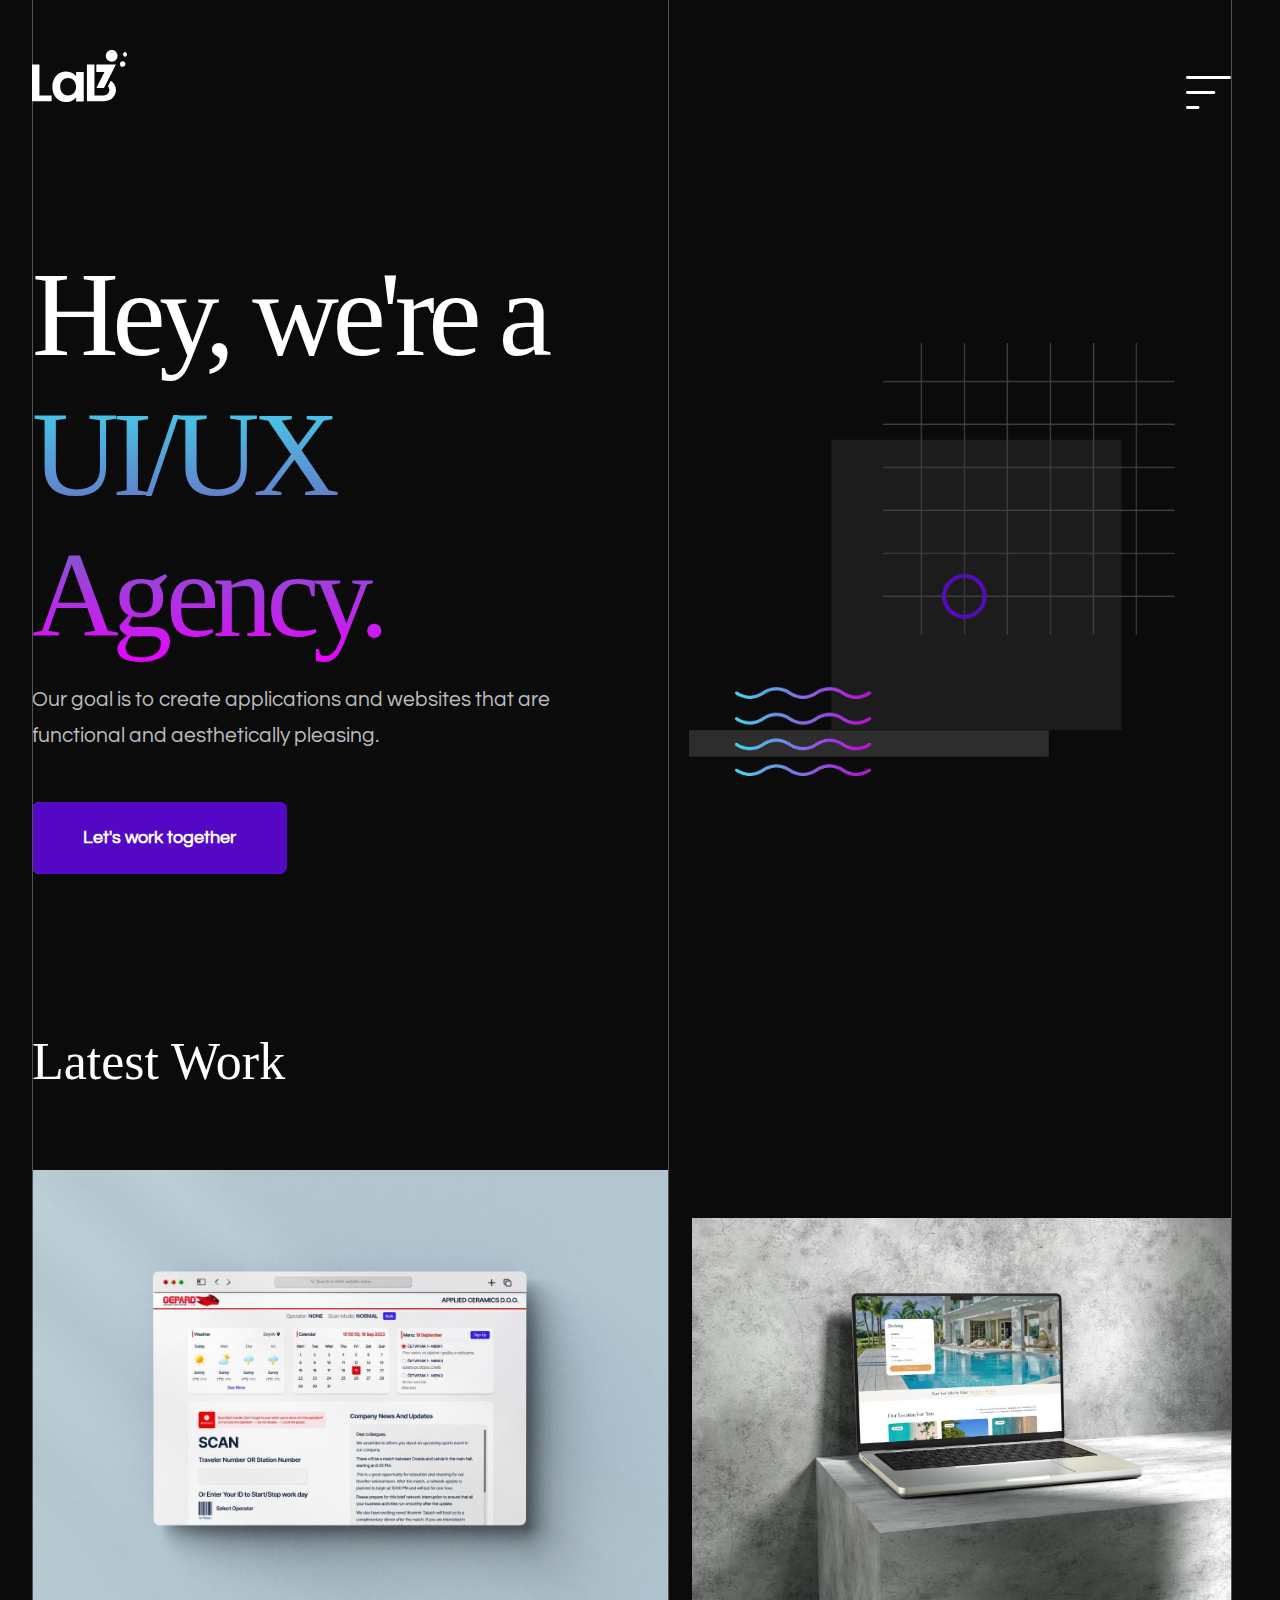
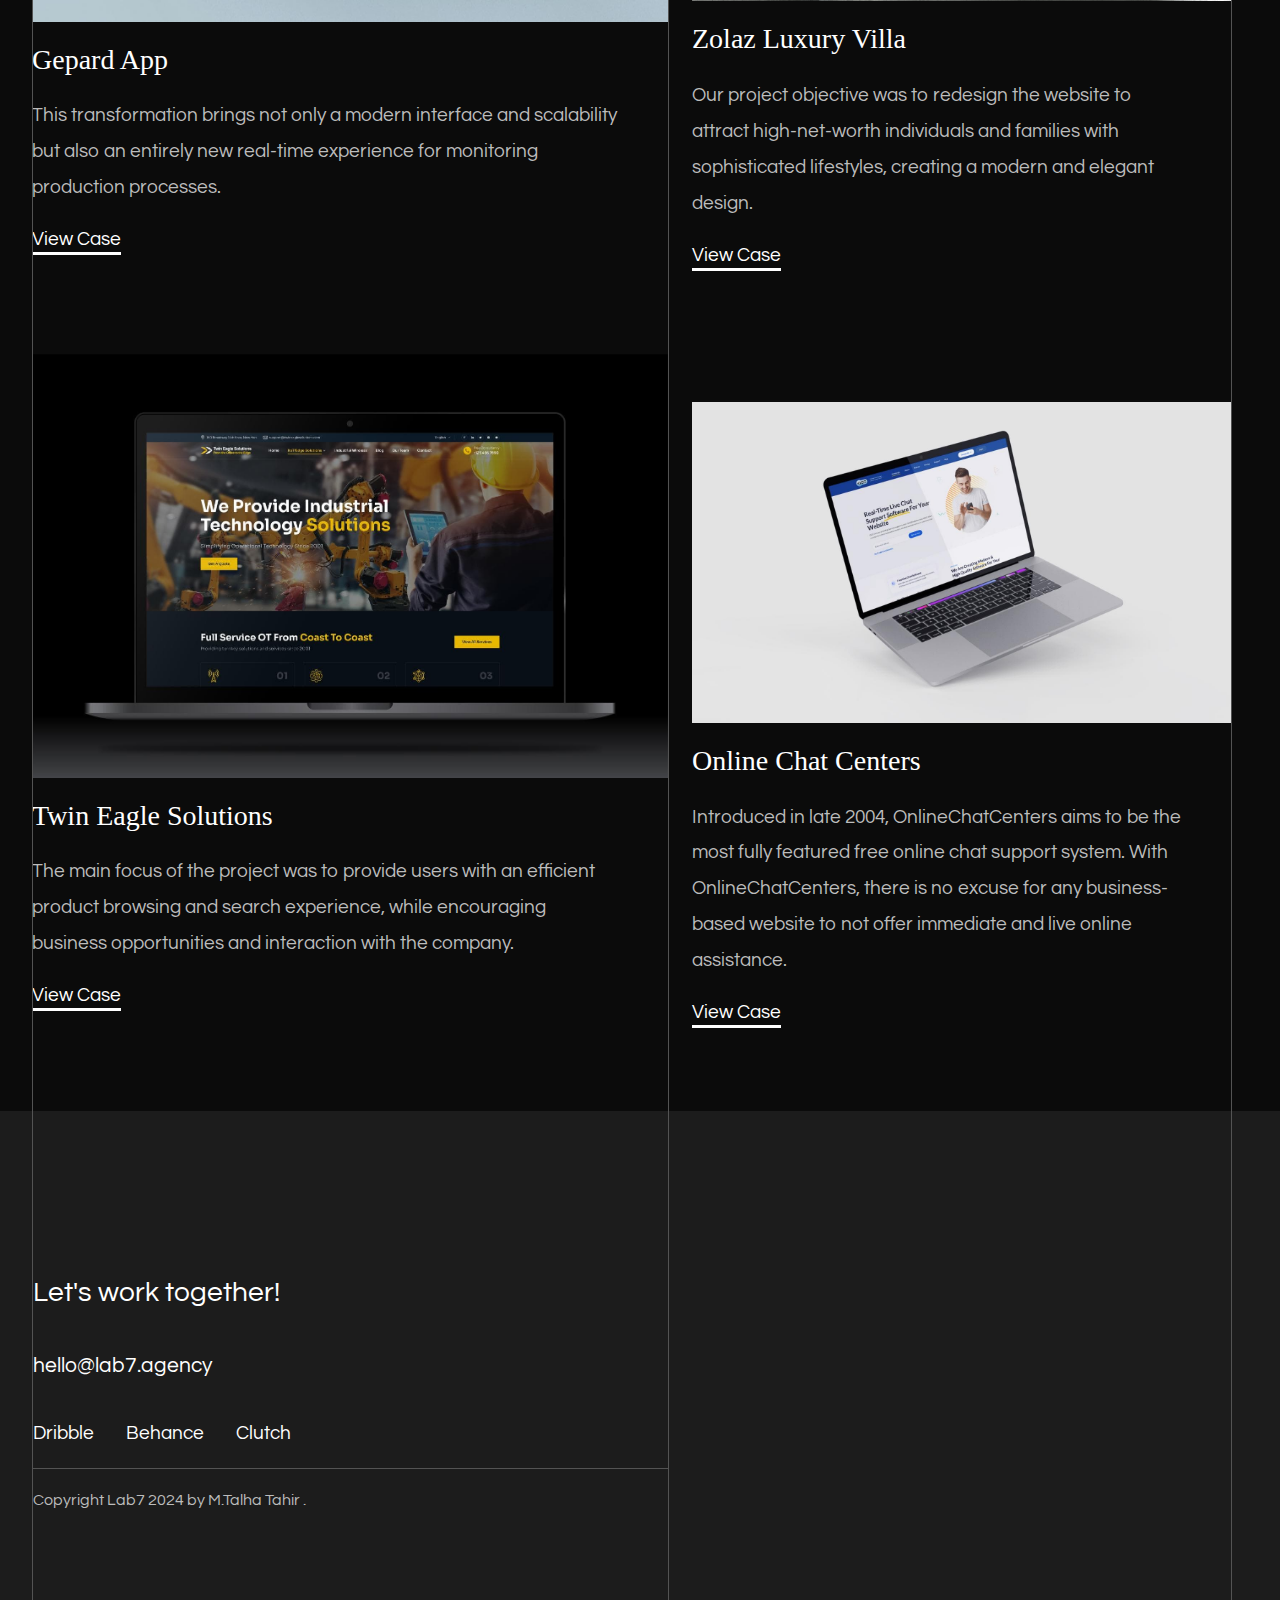
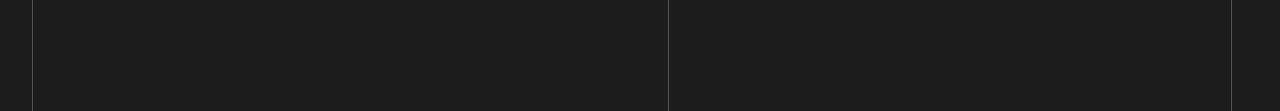
<file: index.html>
<!DOCTYPE html>
<html lang="en" class="flex-center">

<head>
    <meta charset="UTF-8" />
    <meta name="viewport" content="width=device-width, initial-scale=1.0" />
    <title>Lab7 | UI/UX Agency</title>
    <link rel="stylesheet" href="css/style.css" />
    <link rel="stylesheet" href="css/responsive.css">
    <link rel="shortcut icon" href="assets/Images/favicon.png" type="image/x-icon">
</head>

<body>
    <div class="wrapper-div pr-3 flex-center">
        <main class="layout-main position-relative">
            <div class="seperator-center position-absolute display-none-800"></div>
            <div class="seperator-left position-absolute"></div>
            <div class="seperator-right position-absolute"></div>
            <!-- Navbar -->
            <header>
                <div class="nav-container grid">
                    <nav class="nav flex-space-between ">
                        <div class="logo">
                            <a href="index.html"><img src="assets/Images/lab7-logo.svg" alt="" /></a>
                        </div>
                        <ul>
                            <label for="menu-nav">
                                <input type="checkbox" class="menu-nav" id="menu-nav">
                                <li class="navbar-li">
                                    <a href=""></a>
                                </li>
                                <div class="nav-menu flex-center display-none">
                                    <div class="seperator-center seperator-center-menu-nav display-none-800"></div>
                                    <ul class="nav-ul flex-center flex-column-800">
                                        <li class="nav-li color-white"><a
                                                class="color-white font-weight-700 font-questrial h-4 color-white"
                                                href="index.html"><span class="small">01. </span>Home</a></li>
                                        <li class="nav-li color-white"><a
                                                class="color-white font-weight-700 font-questrial h-4 color-white"
                                                href="work.html"><span class="small">02. </span>Work</a></li>
                                        <li class="nav-li color-white"><a
                                                class="color-white font-weight-700 font-questrial h-4 color-white"
                                                href="Contact.html"><span class="small">03. </span>Contact</a></li>
                                        <li class="nav-li color-white"><a
                                                class="color-white font-weight-700 font-questrial h-4 color-white"
                                                href="About.html"><span class="small">04. </span>About</a></li>
                                    </ul>
                                </div>
                            </label>
                        </ul>
                    </nav>
                </div>
                <!-- Header -->
                <div class="header-section font-playfair mt-5 flex">
                    <div class="header-section-1 width-50 width-100-800">
                        <div class="header-heading h-1 color-white  letter-spacing">
                            Hey, we're a <br>
                            <span class="heading-line-2 gradient-text">
                                UI/UX&nbsp;
                            </span>
                            <span class="heading-line-3 gradient-text">
                                Agency.
                            </span>
                        </div>
                        <div class="header-para font-questrial h-2 mt-1">
                            Our goal is to create applications and websites that are functional and aesthetically
                            pleasing.
                        </div>
                        <button
                            class="header-button btn-1 font-questrial mt-3 font-weight-700 color-white flex-center position-relative">
                            Let's work together
                        </button>
                    </div>
                    <div class="header-section-2 display-none-800 width-50 grid-center">
                        <img src="assets/Images/hero-visualpng.png" class="hero-visual">
                    </div>
                </div>
            </header>
            <!-- Latest Work -->
            <section class="latest-work mb-5">
                <div class="font-playfair h-3 color-white heading mt-5 pt-5">
                    Latest Work
                </div>
                <div class="latest-work-projects overflow-hidden grid mt-5 grid-column-1-800">
                    <div class="project-card">
                        <img src="assets/Images/gepard-app-0.df18bec.52c4842a34eac698360f08026d8df52a.jpg" class="project-img width-100">
                        <div class="project-content pr-3 grid mt-1">
                            <div class="project-card-heading color-white font-playfair h-4">
                                Gepard App
                            </div>
                            <div class="project-para font-questrial para-1">
                                This transformation brings not only a modern interface and scalability but also an
                                entirely new
                                real-time experience for monitoring production processes.
                            </div>
                            <div class="position-relative pointer project-view para-1 font-questrial color-white">
                                <a href="GepardApp.html">View Case </a>
                            </div>
                        </div>
                    </div>
                    <div class="project-card">
                        <img src="assets/Images/zolaz-luxury-villa.jpg" class="project-img width-100">
                        <div class="project-content pr-3 grid mt-1">
                            <div class="project-card-heading color-white font-playfair h-4">
                                Zolaz Luxury Villa
                            </div>
                            <div class="project-para font-questrial para-1">
                                Our project objective was to redesign the website to attract high-net-worth individuals
                                and
                                families with sophisticated lifestyles, creating a modern and elegant design. </div>
                            <div class="position-relative pointer project-view para-1 font-questrial color-white">
                                <a href="Zolaz.html">View Case</a>
                            </div>
                        </div>
                    </div>
                    <div class="project-card">
                        <img src="assets/Images/twin-eagle-solutions.jpg" class="project-img width-100">
                        <div class="project-content pr-3 grid mt-1">
                            <div class="project-card-heading color-white font-playfair h-4">
                                Twin Eagle Solutions
                            </div>
                            <div class="project-para font-questrial para-1">
                                The main focus of the project was to provide users with an efficient product browsing
                                and search
                                experience, while encouraging business opportunities and interaction with the company.
                            </div>
                            <div class="position-relative pointer project-view para-1 font-questrial color-white">
                               <a href="twin-eagle.html">View Case</a> 
                            </div>
                        </div>
                    </div>
                    <div class="project-card">
                        <img src="assets/Images/online-chat-centers.jpg" class="project-img width-100">
                        <div class="project-content pr-3 grid mt-1">
                            <div class="project-card-heading color-white font-playfair h-4">
                                Online Chat Centers
                            </div>
                            <div class="project-para font-questrial para-1">
                                Introduced in late 2004, OnlineChatCenters aims to be the most fully featured free
                                online chat support system. With OnlineChatCenters, there is no excuse for any
                                business-based website to not offer immediate and live online assistance.
                            </div>
                            <div class="position-relative pointer project-view para-1 font-questrial color-white">
                               <a href="online-chat.html">View Case</a> 
                            </div>
                        </div>
                    </div>
                </div>
            </section>
        </main>
    </div>
    <!-- Footer -->
    <div class="footer-container pr-3">
        <footer class="footer position-relative pt-5">
            <div class="seperator-center position-absolute display-none-800" style="z-index: 1; top: 0;"></div>

            <div class="lets-work-together grid mt-5">
                <div class="heading h-4 color-white font-questrial">
                    Let's work together!
                </div>
                <div class="email h-2 color-white font-questrial">
                    hello@lab7.agency
                </div>
                <ul class="flex footer-ul mb-1">
                    <li><a href="https://dribbble.com/lab7agency" class="para-1 font-questrial color-white">Dribble</a>
                    </li>
                    <li><a href="https://www.behance.net/lab7agency"
                            class="para-1 font-questrial color-white">Behance</a>
                    </li>
                    <li><a href="https://clutch.co/profile/lab7-agency#summary"
                            class="para-1 font-questrial color-white">Clutch</a></li>
                </ul>
            </div>
            <div class="seperatar-footer width-100-800"></div>
            <div class="copyright-line mt-1 font-questrial p-2">
                Copyright Lab7 2024 by M.Talha Tahir .
            </div>
        </footer>
    </div>
</body>

</html>
</file>
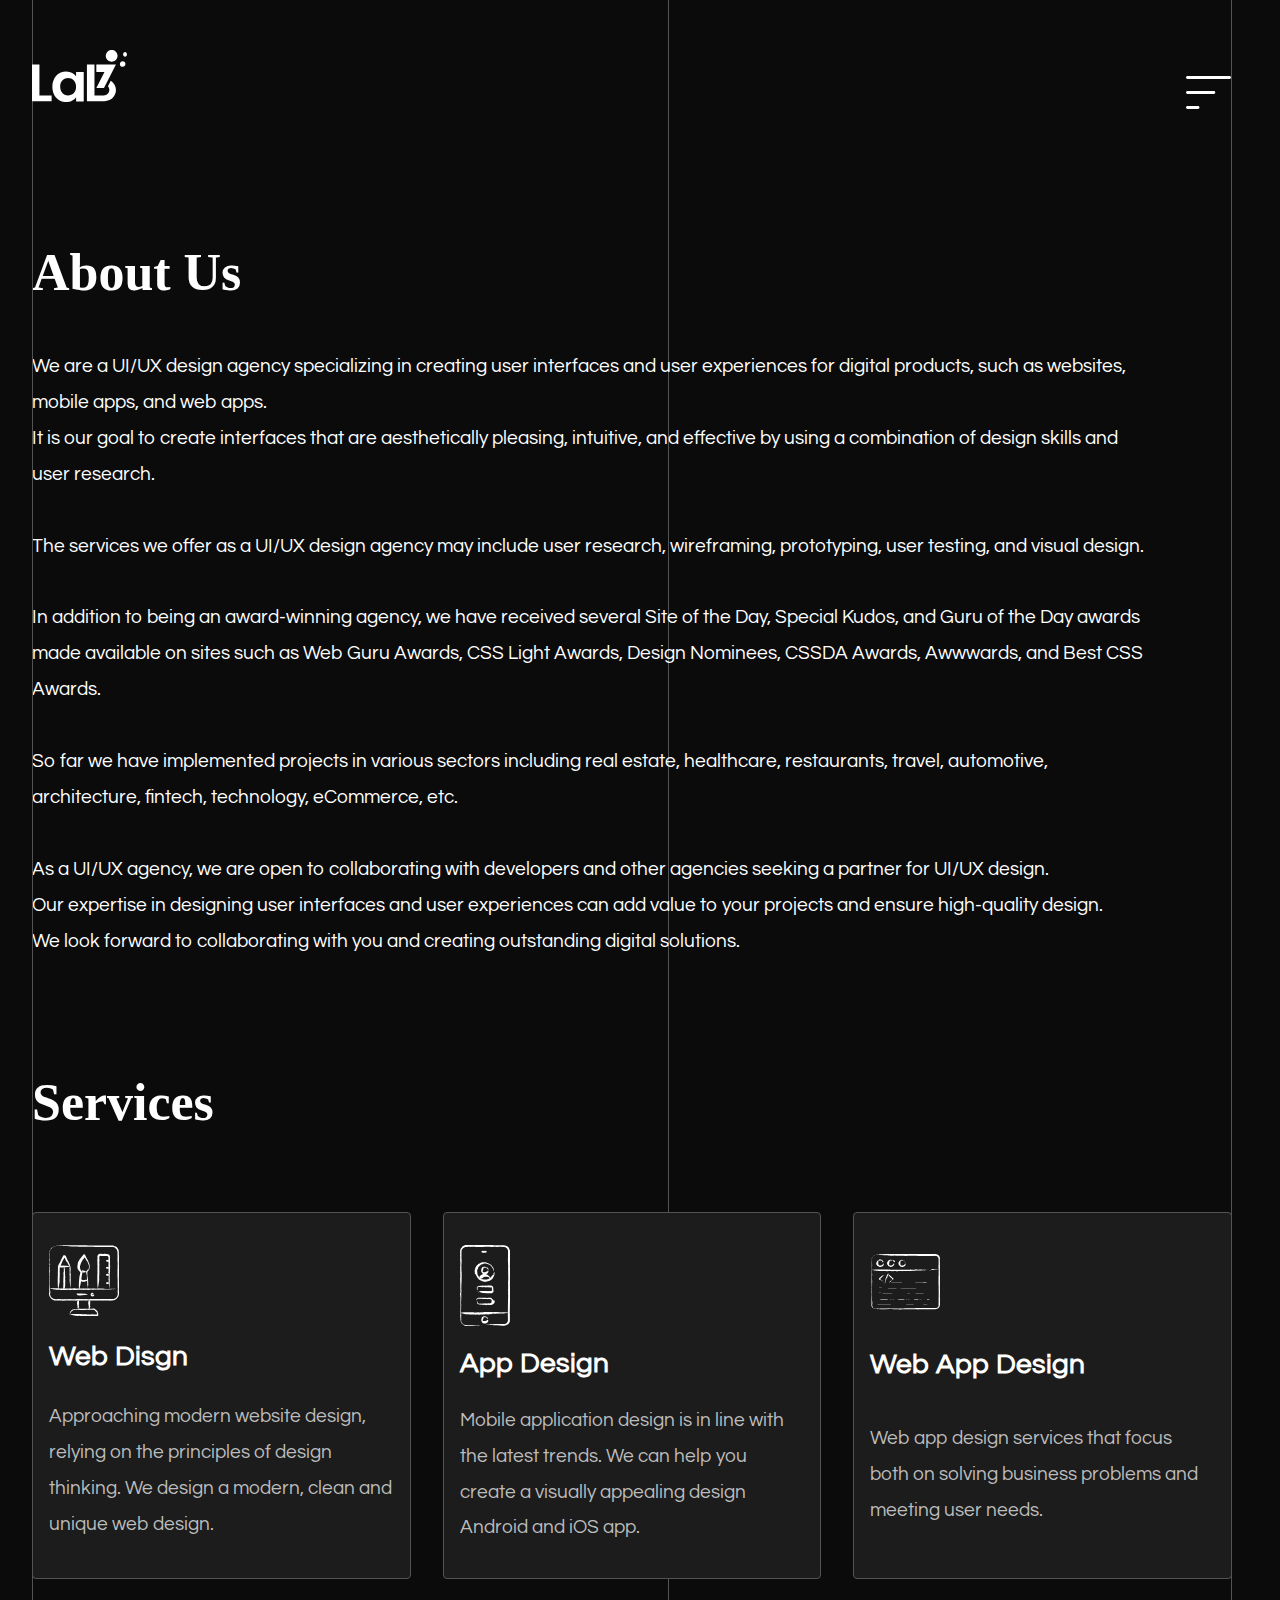
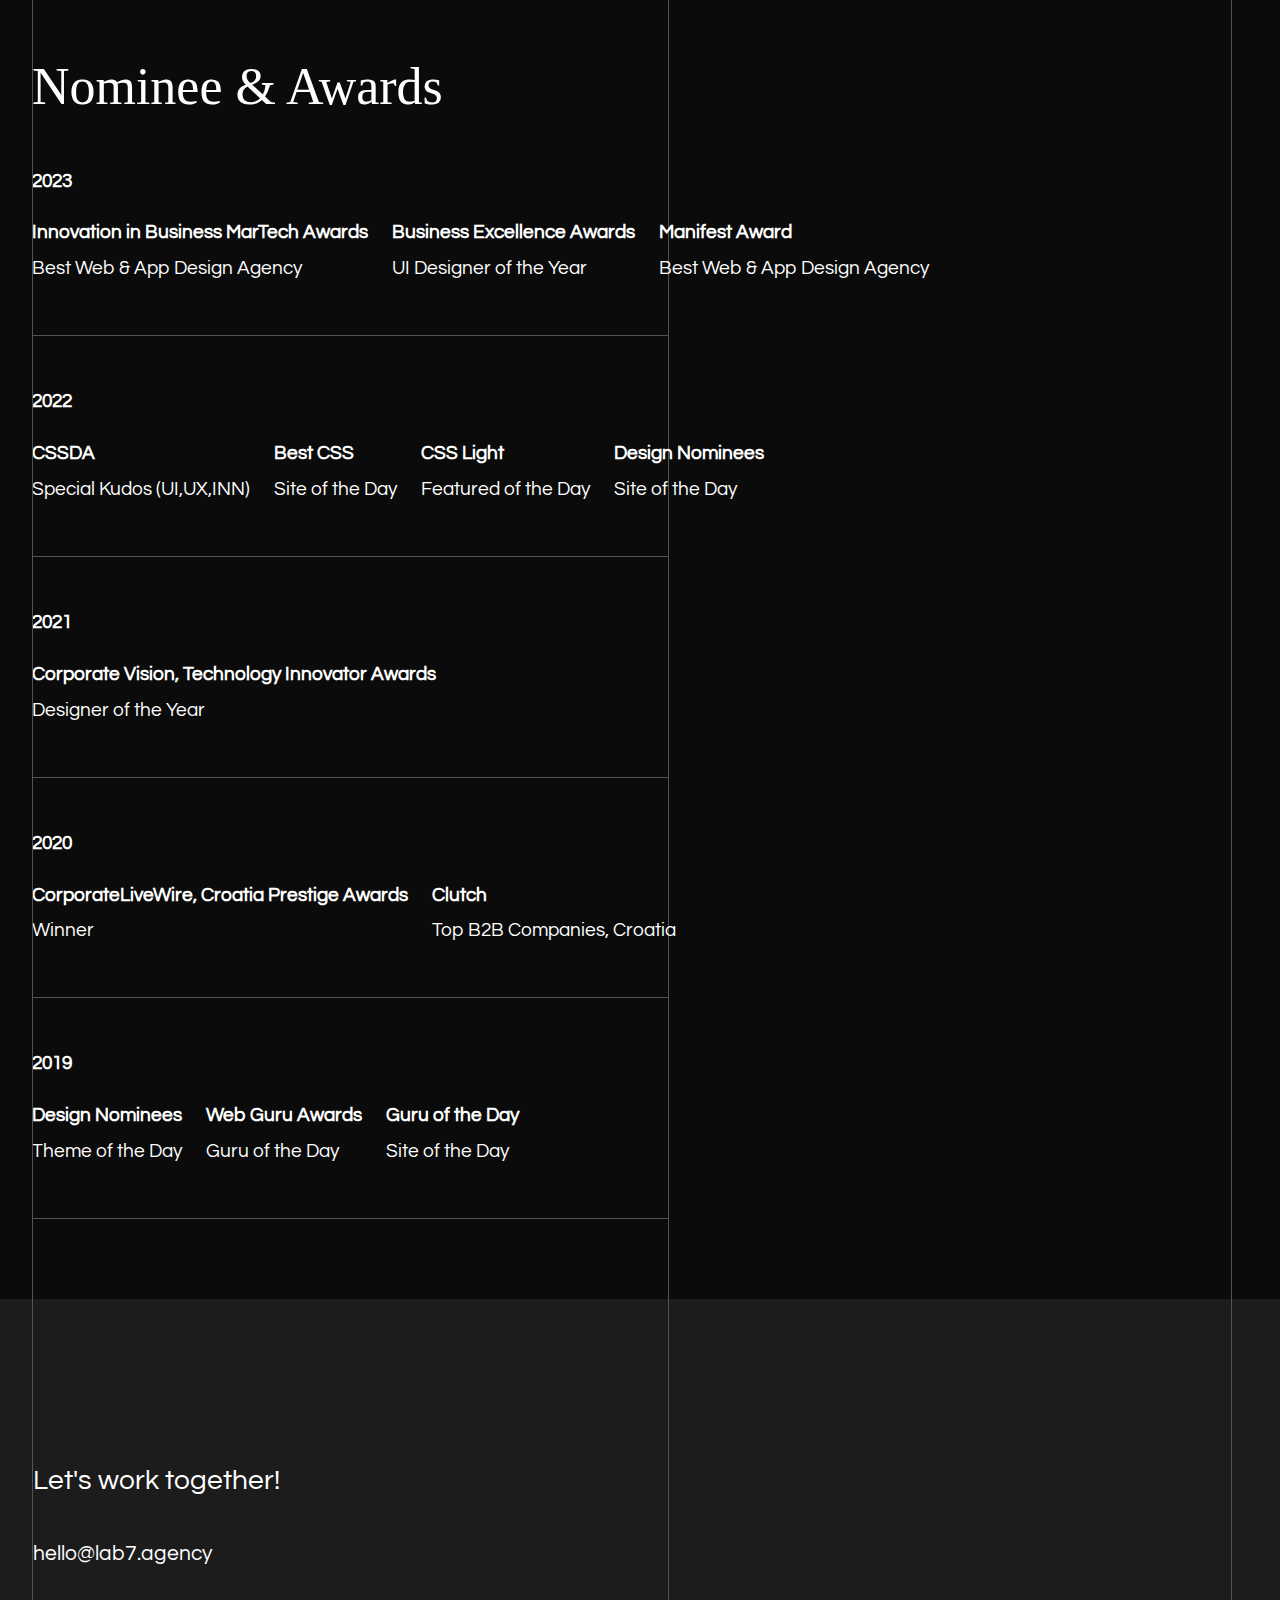
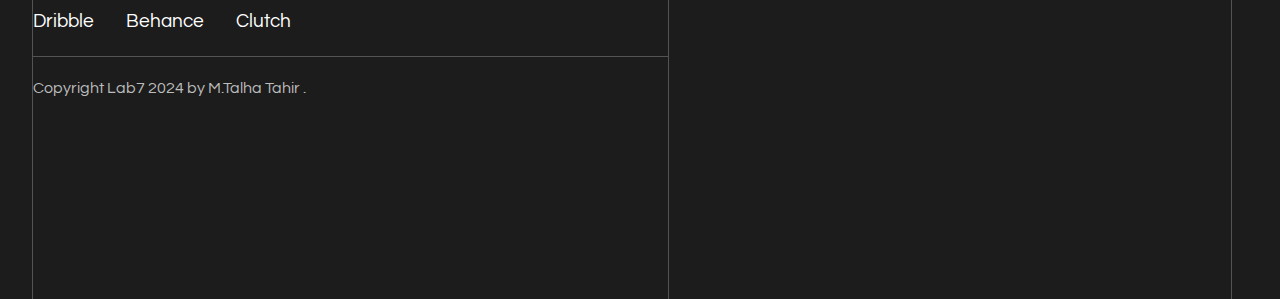
<file: About.html>
<!DOCTYPE html>
<html lang="en" class="flex-center">

<head>
    <meta charset="UTF-8" />
    <meta name="viewport" content="width=device-width, initial-scale=1.0" />
    <title>Lab7 - About</title>
    <link rel="stylesheet" href="css/style.css" />
    <link rel="stylesheet" href="css/responsive.css">
    <link rel="shortcut icon" href="assets/Images/favicon.png" type="image/x-icon">
</head>

<body>
    <div class="wrapper-div pr-3 flex-center">
        <main class="layout-main position-relative">
            <div class="seperator-center position-absolute display-none-800"></div>
            <div class="seperator-left position-absolute"></div>
            <div class="seperator-right position-absolute"></div>
            <!-- Navbar -->
            <header>
                <div class="nav-container grid">
                    <nav class="nav flex-space-between ">
                        <div class="logo">
                            <a href="index.html"><img src="assets/Images/lab7-logo.svg" alt="" /></a>
                        </div>
                        <ul>
                            <label for="menu-nav">
                                <input type="checkbox" class="menu-nav" id="menu-nav">
                                <li class="navbar-li">
                                    <a href=""></a>
                                </li>
                                <div class="nav-menu flex-center display-none">
                                    <div class="seperator-center seperator-center-menu-nav display-none-800"></div>
                                    <ul class="nav-ul flex-center flex-column-800">
                                        <li class="nav-li color-white"><a
                                                class="color-white font-weight-700 font-questrial h-4 color-white"
                                                href="index.html"><span class="small">01. </span>Home</a></li>
                                        <li class="nav-li color-white"><a
                                                class="color-white font-weight-700 font-questrial h-4 color-white"
                                                href="work.html"><span class="small">02. </span>Work</a></li>
                                        <li class="nav-li color-white"><a
                                                class="color-white font-weight-700 font-questrial h-4 color-white"
                                                href="Contact.html"><span class="small">03. </span>Contact</a></li>
                                        <li class="nav-li color-white"><a
                                                class="color-white font-weight-700 font-questrial h-4 color-white"
                                                href="About.html"><span class="small">04. </span>About</a></li>
                                    </ul>
                                </div>
                            </label>
                        </ul>
                    </nav>
                </div>
                <!-- Header -->
                <div class="mt-5">
                    <div class="heading font-playfair font-weight-700 color-white h-3">
                        About Us
                    </div>
                    <div class="para header-para-about mt-3 color-white font-questrial para-1 pr-5">
                        We are a UI/UX design agency specializing in creating user interfaces and user experiences for
                        digital
                        products, such as websites, mobile apps, and web apps.<br>
                        It is our goal to create interfaces that are aesthetically pleasing, intuitive, and effective by
                        using a
                        combination of design skills and user research. <br><br>

                        The services we offer as a UI/UX design agency may include user research, wireframing,
                        prototyping, user
                        testing, and visual design. <br>
                        <br>
                        In addition to being an award-winning agency, we have received several Site of the Day, Special
                        Kudos,
                        and Guru of the Day awards made available on sites such as Web Guru Awards, CSS Light Awards,
                        Design
                        Nominees, CSSDA Awards, Awwwards, and Best CSS Awards. <br><br>

                        So far we have implemented projects in various sectors including real estate, healthcare,
                        restaurants,
                        travel, automotive, architecture, fintech, technology, eCommerce, etc. <br><br>

                        As a UI/UX agency, we are open to collaborating with developers and other agencies seeking a
                        partner for
                        UI/UX design. <br>Our expertise in designing user interfaces and user experiences can add value
                        to your
                        projects and ensure high-quality design. <br> We look forward to collaborating with you and
                        creating
                        outstanding digital solutions. <br><br>
                    </div>

            </header>
            <!-- Services -->
            <section class="secvices">
                <div class="font-playfair font-weight-700 color-white h-3 mt-5 mb-5 title">
                    Services
                </div>
                <div class="services-cards flex flex-column-800">
                    <div class="card grid grid-column-800">
                        <img src="assets/Images/icon-web-design.svg" class="service-card-svg">
                        <div class="card-title font-questrial font-weight-700 h-4 color-white ">
                            Web Disgn
                        </div>
                        <div class="card-para font-questrial para-1">
                            Approaching modern website design, relying on the principles of design thinking. We design a
                            modern,
                            clean and unique web design.
                        </div>
                    </div>
                    <div class="card grid grid-column-800">
                        <img src="assets/Images/icon-app-design.svg" class="service-card-svg" style="width: 50px;">
                        <div class="card-title font-questrial font-weight-700 h-4 color-white ">
                            App Design
                        </div>
                        <div class="card-para font-questrial para-1">
                            Mobile application design is in line with the latest trends. We can help you create a
                            visually
                            appealing design Android and iOS app. </div>
                    </div>
                    <div class="card grid grid-column-800">
                        <img src="assets/Images/icon-web-app-design.svg" class="service-card-svg">
                        <div class="card-title font-questrial font-weight-700 h-4 color-white ">
                            Web App Design
                        </div>
                        <div class="card-para font-questrial para-1">
                            Web app design services that focus both on solving business problems and meeting user needs.
                        </div>
                    </div>
                </div>
            </section>
            <!-- Awwards -->
            <section class="awwards-section mt-5">
                <div class="awards-title font-playfair h-3 color-white">
                    Nominee & Awards
                </div>
                <div class="award-cards font-questrial color-white ">
                    <div class="card">
                        <div class="card-year color-white font-weight-700 color-white mt-3 mb-1 para-1">
                            2023
                        </div>
                        <div class="flex mb-1 card-achivements">
                            <div class="content">
                                <div class="company color-white font-questrial font-weight-700 para-1">
                                    Innovation in Business MarTech Awards
                                </div>
                                <div class="achivement font-questrial para-1">
                                    Best Web & App Design Agency
                                </div>
                            </div>
                            <div class="content">
                                <div class="company color-white font-questrial font-weight-700 para-1">
                                    Business Excellence Awards
                                </div>
                                <div class="achivement font-questrial para-1">
                                    UI Designer of the Year

                                </div>
                            </div>
                            <div class="content">
                                <div class="company color-white font-questrial font-weight-700 para-1">
                                    Manifest Award </div>
                                <div class="achivement font-questrial para-1">
                                    Best Web & App Design Agency
                                </div>
                            </div>
                        </div>
                    </div>
                    <div class="horizontal-seperator mb-1 mt-3"></div>
                    <div class="card">
                        <div class="card-year color-white font-weight-700 color-white mt-3 mb-1 para-1">
                            2022
                        </div>
                        <div class="flex mb-1 card-achivements">
                            <div class="content">
                                <div class="company color-white font-questrial font-weight-700 para-1">
                                    CSSDA
                                </div>
                                <div class="achivement font-questrial para-1">
                                    Special Kudos (UI,UX,INN)
                                </div>
                            </div>
                            <div class="content">
                                <div class="company color-white font-questrial font-weight-700 para-1">
                                    Best CSS
                                </div>
                                <div class="achivement font-questrial para-1">
                                    Site of the Day

                                </div>
                            </div>
                            <div class="content">
                                <div class="company color-white font-questrial font-weight-700 para-1">
                                    CSS Light

                                </div>
                                <div class="achivement font-questrial para-1">
                                    Featured of the Day

                                </div>
                            </div>
                            <div class="content">
                                <div class="company color-white font-questrial font-weight-700 para-1">
                                    Design Nominees
                                </div>
                                <div class="achivement font-questrial para-1">
                                    Site of the Day

                                </div>
                            </div>
                        </div>
                    </div>
                    <div class="horizontal-seperator mb-1 mt-3"></div>
                    <div class="card">
                        <div class="card-year color-white font-weight-700 color-white mt-3 mb-1 para-1">
                            2021
                        </div>
                        <div class="flex mb-1 card-achivements">
                            <div class="content">
                                <div class="company color-white font-questrial font-weight-700 para-1">
                                    Corporate Vision, Technology Innovator Awards
                                </div>
                                <div class="achivement font-questrial para-1">
                                    Designer of the Year
                                </div>
                            </div>
                        </div>
                    </div>
                    <div class="horizontal-seperator mb-1 mt-3"></div>
                    <div class="card">
                        <div class="card-year color-white font-weight-700 color-white mt-3 mb-1 para-1">
                            2020
                        </div>
                        <div class="flex mb-1 card-achivements">
                            <div class="content">
                                <div class="company color-white font-questrial font-weight-700 para-1">
                                    CorporateLiveWire, Croatia Prestige Awards
                                </div>
                                <div class="achivement font-questrial para-1">
                                    Winner
                                </div>
                            </div>
                            <div class="content">
                                <div class="company color-white font-questrial font-weight-700 para-1">
                                    Clutch
                                </div>
                                <div class="achivement font-questrial para-1">
                                    Top B2B Companies, Croatia
                                </div>
                            </div>
                        </div>
                    </div>
                    <div class="horizontal-seperator mb-1 mt-3"></div>
                    <div class="card">
                        <div class="card-year color-white font-weight-700 color-white mt-3 mb-1 para-1">
                            2019
                        </div>
                        <div class="flex mb-1 card-achivements">
                            <div class="content">
                                <div class="company color-white font-questrial font-weight-700 para-1">
                                    Design Nominees
                                </div>
                                <div class="achivement font-questrial para-1">
                                    Theme of the Day
                                </div>
                            </div>
                            <div class="content">
                                <div class="company color-white font-questrial font-weight-700 para-1">
                                    Web Guru Awards
                                </div>
                                <div class="achivement font-questrial para-1">
                                    Guru of the Day
                                </div>
                            </div>
                            <div class="content">
                                <div class="company color-white font-questrial font-weight-700 para-1">
                                    Guru of the Day
                                </div>
                                <div class="achivement font-questrial para-1">
                                    Site of the Day
                                </div>
                            </div>
                        </div>
                    </div>
                    <div class="horizontal-seperator mb-5 mt-3"></div>
                </div>
            </section>
        </main>
    </div>
    <!-- Footer -->
    <div class="footer-container pr-3">
        <footer class="footer position-relative pt-5">
            <div class="seperator-center position-absolute display-none-800" style="z-index: 1; top: 0;"></div>

            <div class="lets-work-together grid mt-5">
                <div class="heading h-4 color-white font-questrial">
                    Let's work together!
                </div>
                <div class="email h-2 color-white font-questrial">
                    hello@lab7.agency
                </div>
                <ul class="flex footer-ul mb-1">
                    <li><a href="https://dribbble.com/lab7agency" class="para-1 font-questrial color-white">Dribble</a>
                    </li>
                    <li><a href="https://www.behance.net/lab7agency"
                            class="para-1 font-questrial color-white">Behance</a>
                    </li>
                    <li><a href="https://clutch.co/profile/lab7-agency#summary"
                            class="para-1 font-questrial color-white">Clutch</a></li>
                </ul>
            </div>
            <div class="seperatar-footer width-100-800"></div>
            <div class="copyright-line mt-1 font-questrial p-2">
                Copyright Lab7 2024 by M.Talha Tahir .
            </div>
        </footer>
    </div>
</body>

</html>
</file>
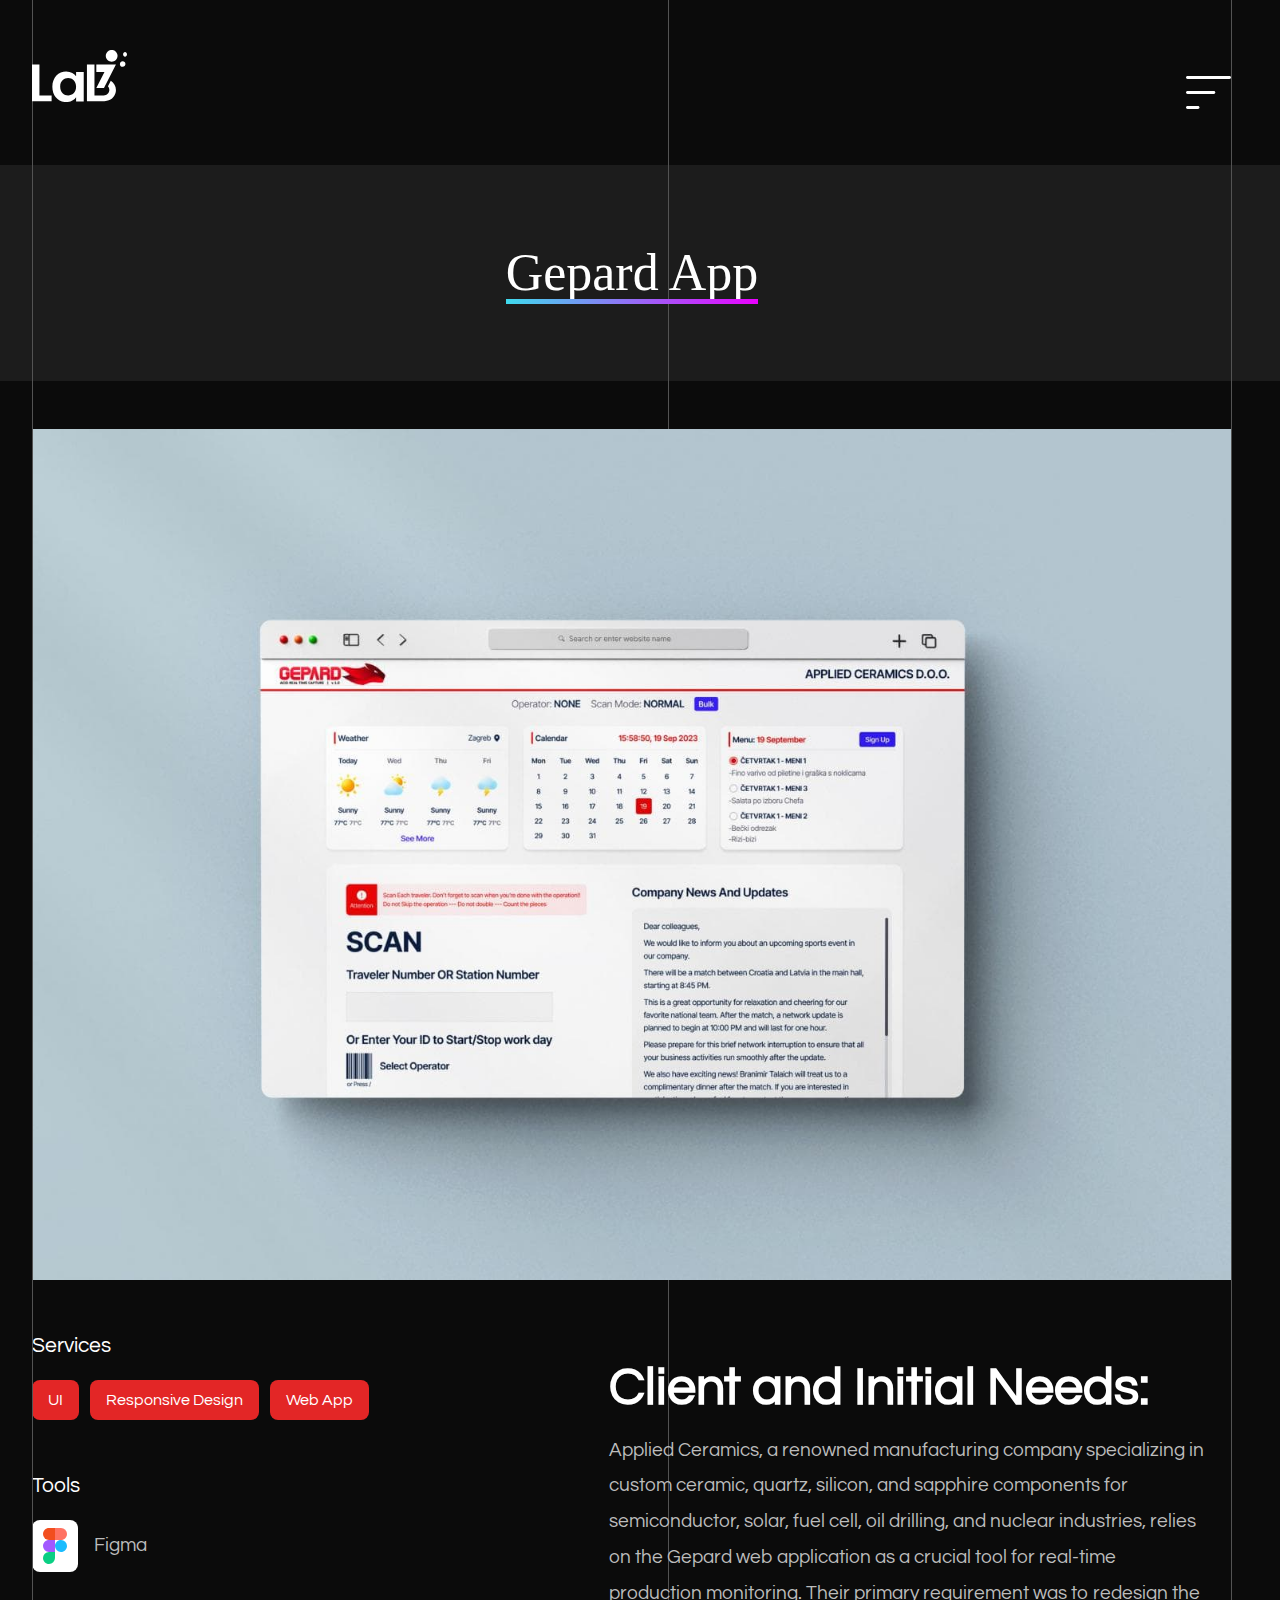
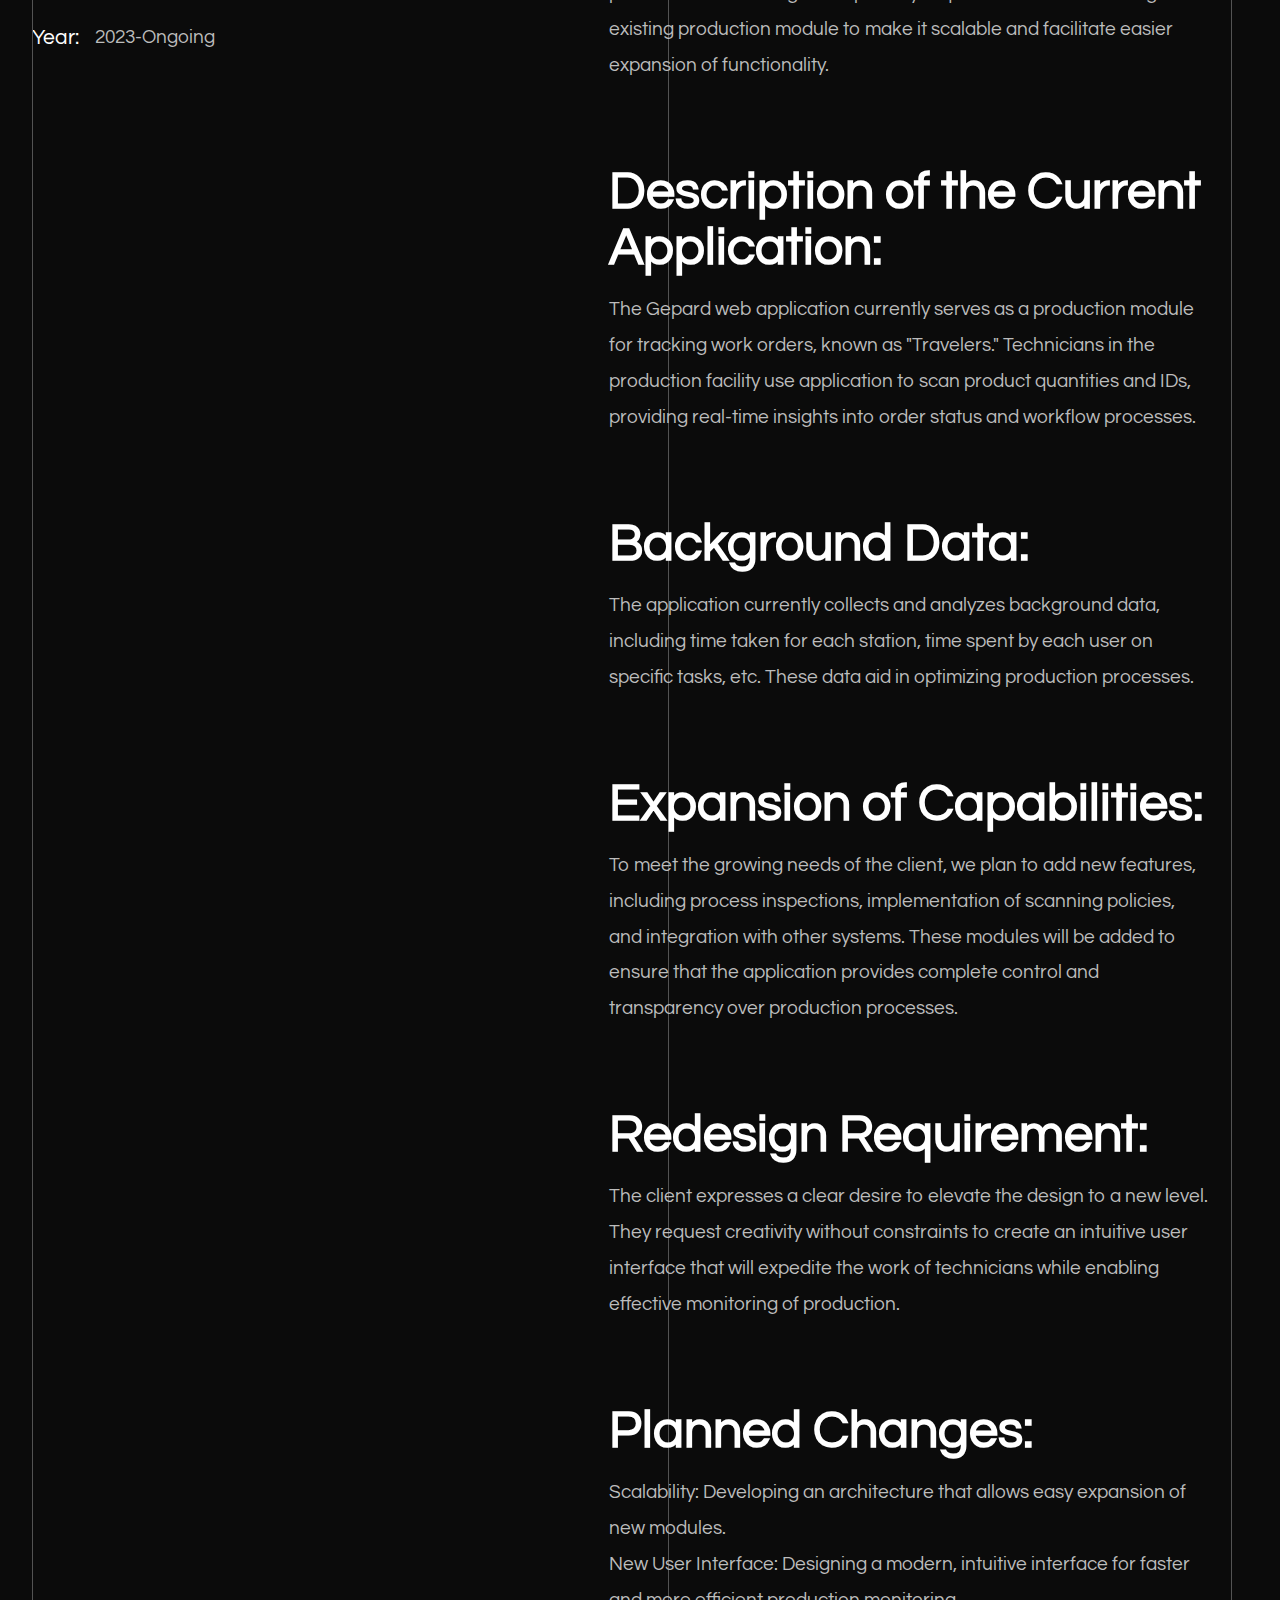
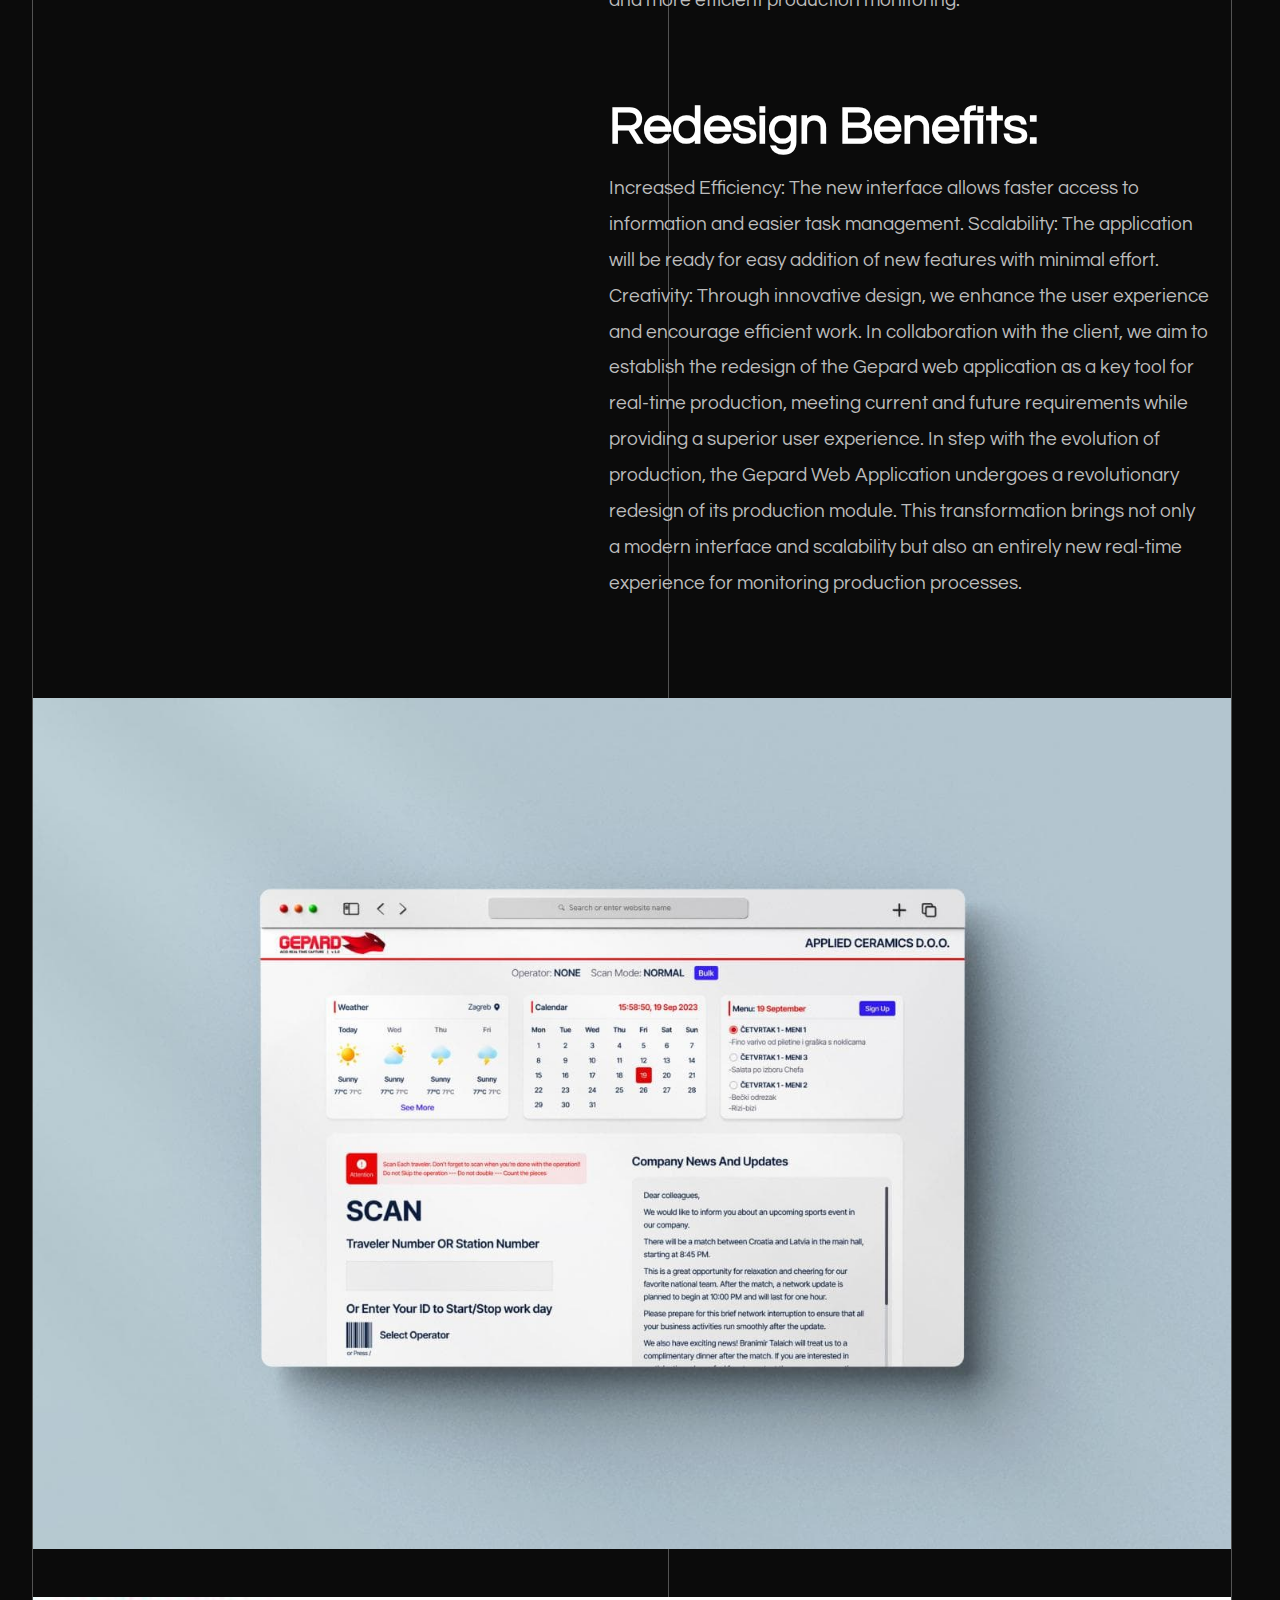
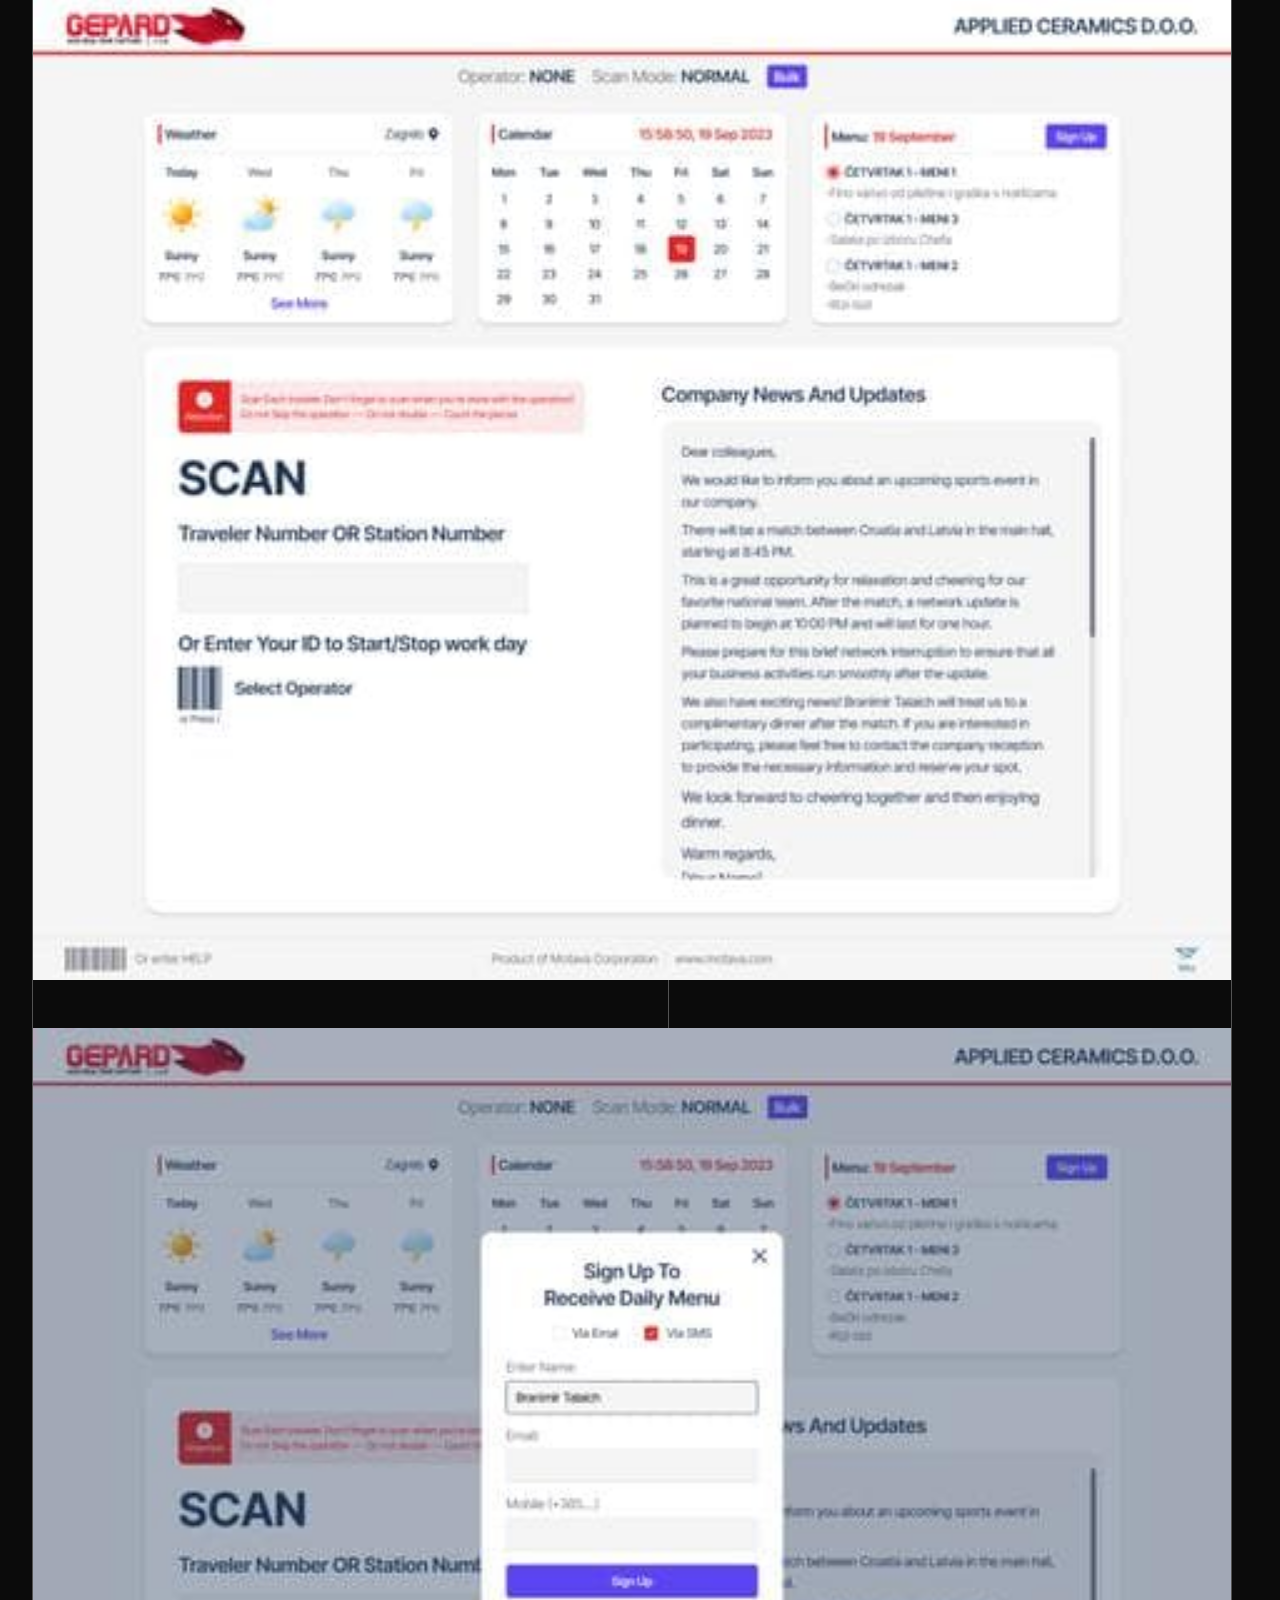
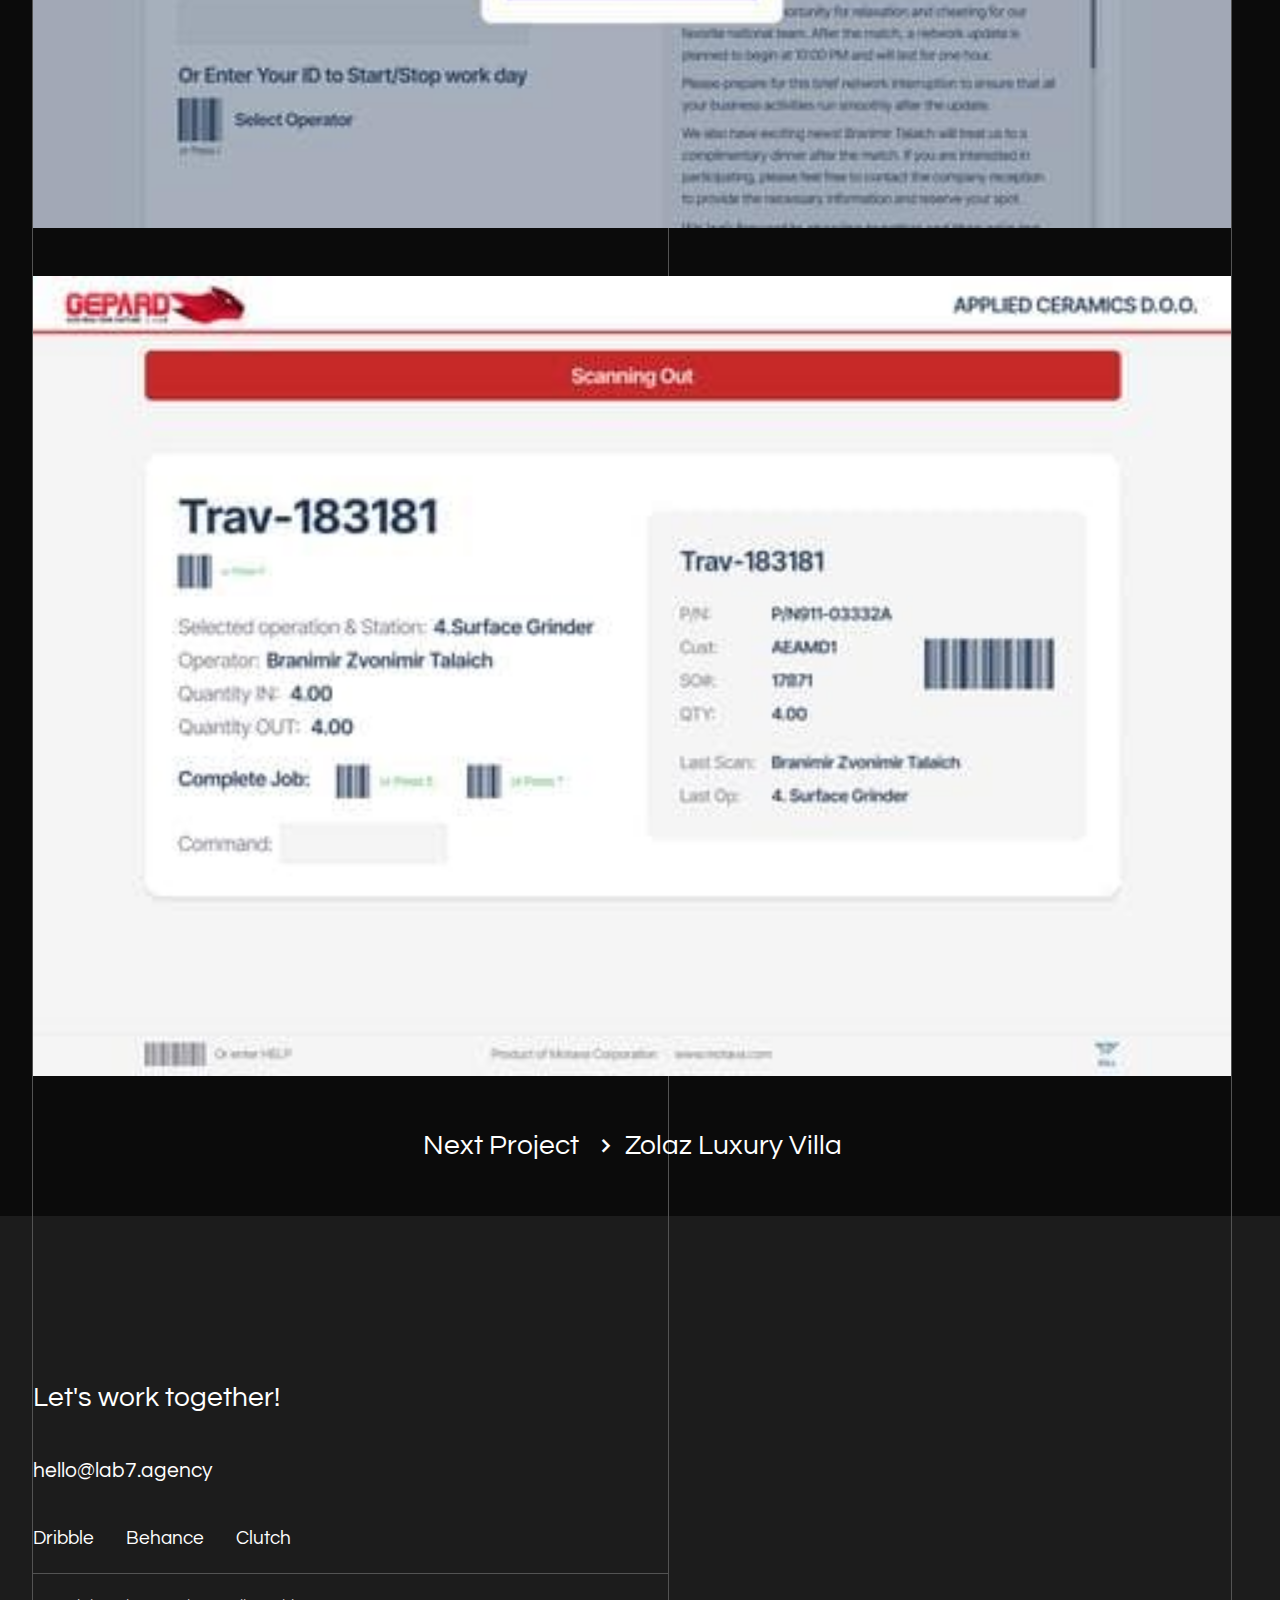
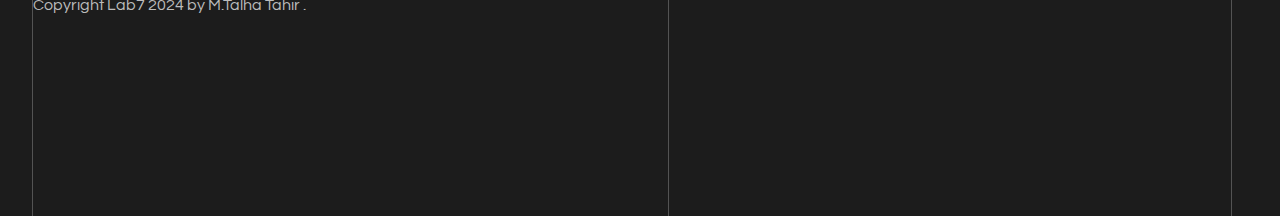
<file: GepardApp.html>
<!DOCTYPE html>
<html lang="en" class="flex-center">

<head>
    <meta charset="UTF-8" />
    <meta name="viewport" content="width=device-width, initial-scale=1.0" />
    <title>Lab7 | UI/UX Agency</title>
    <link rel="stylesheet" href="css/style.css" />
    <link rel="stylesheet" href="css/responsive.css">
    <link href='https://unpkg.com/boxicons@2.1.4/css/boxicons.min.css' rel='stylesheet'>
    <link rel="shortcut icon" href="assets/Images/favicon.png" type="image/x-icon">
</head>

<body>
    <div class="wrapper-div pr-3 grid-center">
        <main class="layout-main position-relative">
            <div class="seperator-center position-absolute display-none-800"></div>
            <div class="seperator-left position-absolute"></div>
            <div class="seperator-right position-absolute"></div>
            <!-- Navbar -->
            <header>
                <div class="nav-container grid">
                    <nav class="nav flex-space-between ">
                        <div class="logo">
                            <a href="index.html"><img src="assets/Images/lab7-logo.svg" alt="" /></a>
                        </div>
                        <ul>
                            <label for="menu-nav">
                                <input type="checkbox" class="menu-nav" id="menu-nav">
                                <li class="navbar-li">
                                    <a href=""></a>
                                </li>
                                <div class="nav-menu flex-center display-none">
                                    <div class="seperator-right-menu-nav position-absolute"></div>
                                    <div class="seperator-center seperator-center-menu-nav display-none-800"></div>
                                    <div class="seperator-left-menu-nav position-absolute"></div>
                                    <ul class="nav-ul flex-center flex-column-800">
                                        <li class="nav-li color-white"><a
                                                class="color-white font-weight-700 font-questrial h-4 color-white"
                                                href="index.html"><span class="small">01. </span>Home</a></li>
                                        <li class="nav-li color-white"><a
                                                class="color-white font-weight-700 font-questrial h-4 color-white"
                                                href="work.html"><span class="small">02. </span>Work</a></li>
                                        <li class="nav-li color-white"><a
                                                class="color-white font-weight-700 font-questrial h-4 color-white"
                                                href="Contact.html"><span class="small">03. </span>Contact</a>
                                        </li>
                                        <li class="nav-li color-white"><a
                                                class="color-white font-weight-700 font-questrial h-4 color-white"
                                                href="About.html"><span class="small">04. </span>About</a></li>
                                    </ul>
                                </div>
                            </label>
                        </ul>
                    </nav>
                </div>
            </header>
        </main>
    </div>
    <div class="header-section-app pr-3 overflow-hidden grid-center">
        <div class="header-container-app position-relative flex-center">
            <div class="seperator-center position-absolute display-none-800"></div>
            <div class="seperator-left position-absolute"></div>
            <div class="seperator-right position-absolute"></div>
            <div class="header-title-app position-relative font-playfair h-3 mt-5 mb-5 color-white no-wrap">
                Gepard App
            </div>
        </div>
    </div>
    <!-- Project Details section -->
    <div class="header-section-app pr-3 overflow-hidden grid-center project-details">
        <div class="header-container-app position-relative">
            <div class="seperator-center position-absolute display-none-800"></div>
            <div class="seperator-left position-absolute"></div>
            <div class="seperator-right position-absolute"></div>
            <img src="assets/Images/gepard-app-0.df18bec.52c4842a34eac698360f08026d8df52a.jpg" class="width-100 mt-3">
            <div class="flex-column-800 flex">
                <div class="project-summary mr-5">
                    <div class="h-2 color-white mt-3 mb-1 font-questrial title-summary">
                        Services
                    </div>
                    <div class="project-tags-cont ">
                        <ul class="flex flex-wrap">
                            <li class="project-tags font-questrial btn-1 no-wrap flex-center pr-1 pl-1">UI</li>
                            <li class="project-tags font-questrial btn-1 no-wrap flex-center pr-1 pl-1">Responsive
                                Design
                            </li>
                            <li class="project-tags font-questrial btn-1 no-wrap flex-center pr-1 pl-1">Web App</li>
                        </ul>
                    </div>
                    <div class="h-2 color-white mt-3 mb-1 font-questrial title-summary">
                        Tools
                    </div>
                    <div>
                        <ul class="flex-center figma-cont">
                            <li class="figma-icon-li"><img src="assets/Images/logo-figma.svg"></li>
                            <li class="Figma-tag font-questrial para-1">Figma</li>
                        </ul>
                        <ul class="flex-center figma-cont mt-3">
                            <li class="year h-2 color-white font-questrial">Year:</li>
                            <li class="year-details font-questrial para-1">2023-Ongoing</li>
                        </ul>
                    </div>
                </div>
                <div class="summary pr-1 width-50 width-100-800">
                    <div class="summary-title font-weight-700 font-weight-700 h-3 color-white font-questrial mt-5 mb-1">
                        Client and Initial Needs:
                    </div>
                    <div class="summary-para font-questrial para-1">
                        Applied Ceramics, a renowned manufacturing company specializing in custom ceramic, quartz,
                        silicon,
                        and sapphire components for semiconductor, solar, fuel cell, oil drilling, and nuclear
                        industries,
                        relies on the Gepard web application as a crucial tool for real-time production monitoring.
                        Their
                        primary requirement was to redesign the existing production module to make it scalable and
                        facilitate easier expansion of functionality.
                    </div>
                    <div class="summary-title font-weight-700 font-weight-700 h-3 color-white font-questrial mt-5 mb-1">
                        Description of the Current Application: </div>
                    <div class="summary-para font-questrial para-1">
                        The Gepard web application currently serves as a production module for tracking work orders,
                        known
                        as "Travelers." Technicians in the production facility use application to scan product
                        quantities
                        and IDs, providing real-time insights into order status and workflow processes.
                    </div>
                    <div class="summary-title font-weight-700 font-weight-700 h-3 color-white font-questrial mt-5 mb-1">
                        Background Data:
                    </div>
                    <div class="summary-para font-questrial para-1">
                        The application currently collects and analyzes background data, including time taken for each
                        station, time spent by each user on specific tasks, etc. These data aid in optimizing production
                        processes.
                    </div>
                    <div class="summary-title font-weight-700 font-weight-700 h-3 color-white font-questrial mt-5 mb-1">
                        Expansion of Capabilities:
                    </div>
                    <div class="summary-para font-questrial para-1">
                        To meet the growing needs of the client, we plan to add new features, including process
                        inspections,
                        implementation of scanning policies, and integration with other systems. These modules will be
                        added
                        to ensure that the application provides complete control and transparency over production
                        processes.
                    </div>
                    <div class="summary-title font-weight-700 font-weight-700 h-3 color-white font-questrial mt-5 mb-1">
                        Redesign Requirement:
                    </div>
                    <div class="summary-para font-questrial para-1">
                        The client expresses a clear desire to elevate the design to a new level. They request
                        creativity
                        without constraints to create an intuitive user interface that will expedite the work of
                        technicians
                        while enabling effective monitoring of production.
                    </div>
                    <div class="summary-title font-weight-700 font-weight-700 h-3 color-white font-questrial mt-5 mb-1">
                        Planned Changes:
                    </div>
                    <div class="summary-para font-questrial para-1">
                        Scalability: Developing an architecture that allows easy expansion of new modules.
                        <br>
                        New User Interface: Designing a modern, intuitive interface for faster and more efficient
                        production
                        monitoring.
                    </div>
                    <div class="summary-title font-weight-700 font-weight-700 h-3 color-white font-questrial mt-5 mb-1">
                        Redesign Benefits:
                    </div>
                    <div class="summary-para font-questrial para-1 mb-3">
                        Increased Efficiency: The new interface allows faster access to information and easier task
                        management.

                        Scalability: The application will be ready for easy addition of new features with minimal
                        effort.

                        Creativity: Through innovative design, we enhance the user experience and encourage efficient
                        work.

                        In collaboration with the client, we aim to establish the redesign of the Gepard web application
                        as
                        a key tool for real-time production, meeting current and future requirements while providing a
                        superior user experience.

                        In step with the evolution of production, the Gepard Web Application undergoes a revolutionary
                        redesign of its production module. This transformation brings not only a modern interface and
                        scalability but also an entirely new real-time experience for monitoring production processes.
                    </div>
                </div>
            </div>
            <div class="project-imgs">
                <img src="assets/Images/gepard-app-0.df18bec.52c4842a34eac698360f08026d8df52a.jpg" alt=""
                    class="width-100 mt-3"><img
                    src="assets/Images/gepard-app-1.82a2fbd.404afae0a8e64cdf819795d6db0d582b.jpg" alt="ass"
                    class="width-100 mt-3"><img
                    src="assets/Images/gepard-app-2.82a2fbd.7f91eddd9c72337edcca19bb83487257.jpg" alt=""
                    class="width-100 mt-3"><img
                    src="assets/Images/gepard-app-3.82a2fbd.affad5368aaf7cbedb6f9801547a2722.jpg" alt=""
                    class="width-100 mt-3">
            </div>
            <div class="next-project mt-3 pb-3">
                <p class="color-white font-questrial h-4 flex-center">
                    Next Project &nbsp; <i class='bx bx-chevron-right'></i> &nbsp; <a href="Zolaz.html">Zolaz Luxury Villa</a>
                </p>
            </div>
        </div>
    </div>
    <!-- Footer -->
    <div class="footer-container pr-3">
        <footer class="footer position-relative pt-5">
            <div class="seperator-center position-absolute display-none-800" style="z-index: 1; top: 0;"></div>

            <div class="lets-work-together grid mt-5">
                <div class="heading h-4 color-white font-questrial">
                    Let's work together!
                </div>
                <div class="email h-2 color-white font-questrial">
                    hello@lab7.agency
                </div>
                <ul class="flex footer-ul mb-1">
                    <li><a href="https://dribbble.com/lab7agency" class="para-1 font-questrial color-white">Dribble</a>
                    </li>
                    <li><a href="https://www.behance.net/lab7agency"
                            class="para-1 font-questrial color-white">Behance</a>
                    </li>
                    <li><a href="https://clutch.co/profile/lab7-agency#summary"
                            class="para-1 font-questrial color-white">Clutch</a></li>
                </ul>
            </div>
            <div class="seperatar-footer width-100-800"></div>
            <div class="copyright-line mt-1 font-questrial p-2">
                Copyright Lab7 2024 by M.Talha Tahir .
            </div>
        </footer>
    </div>
</body>

</html>
</file>
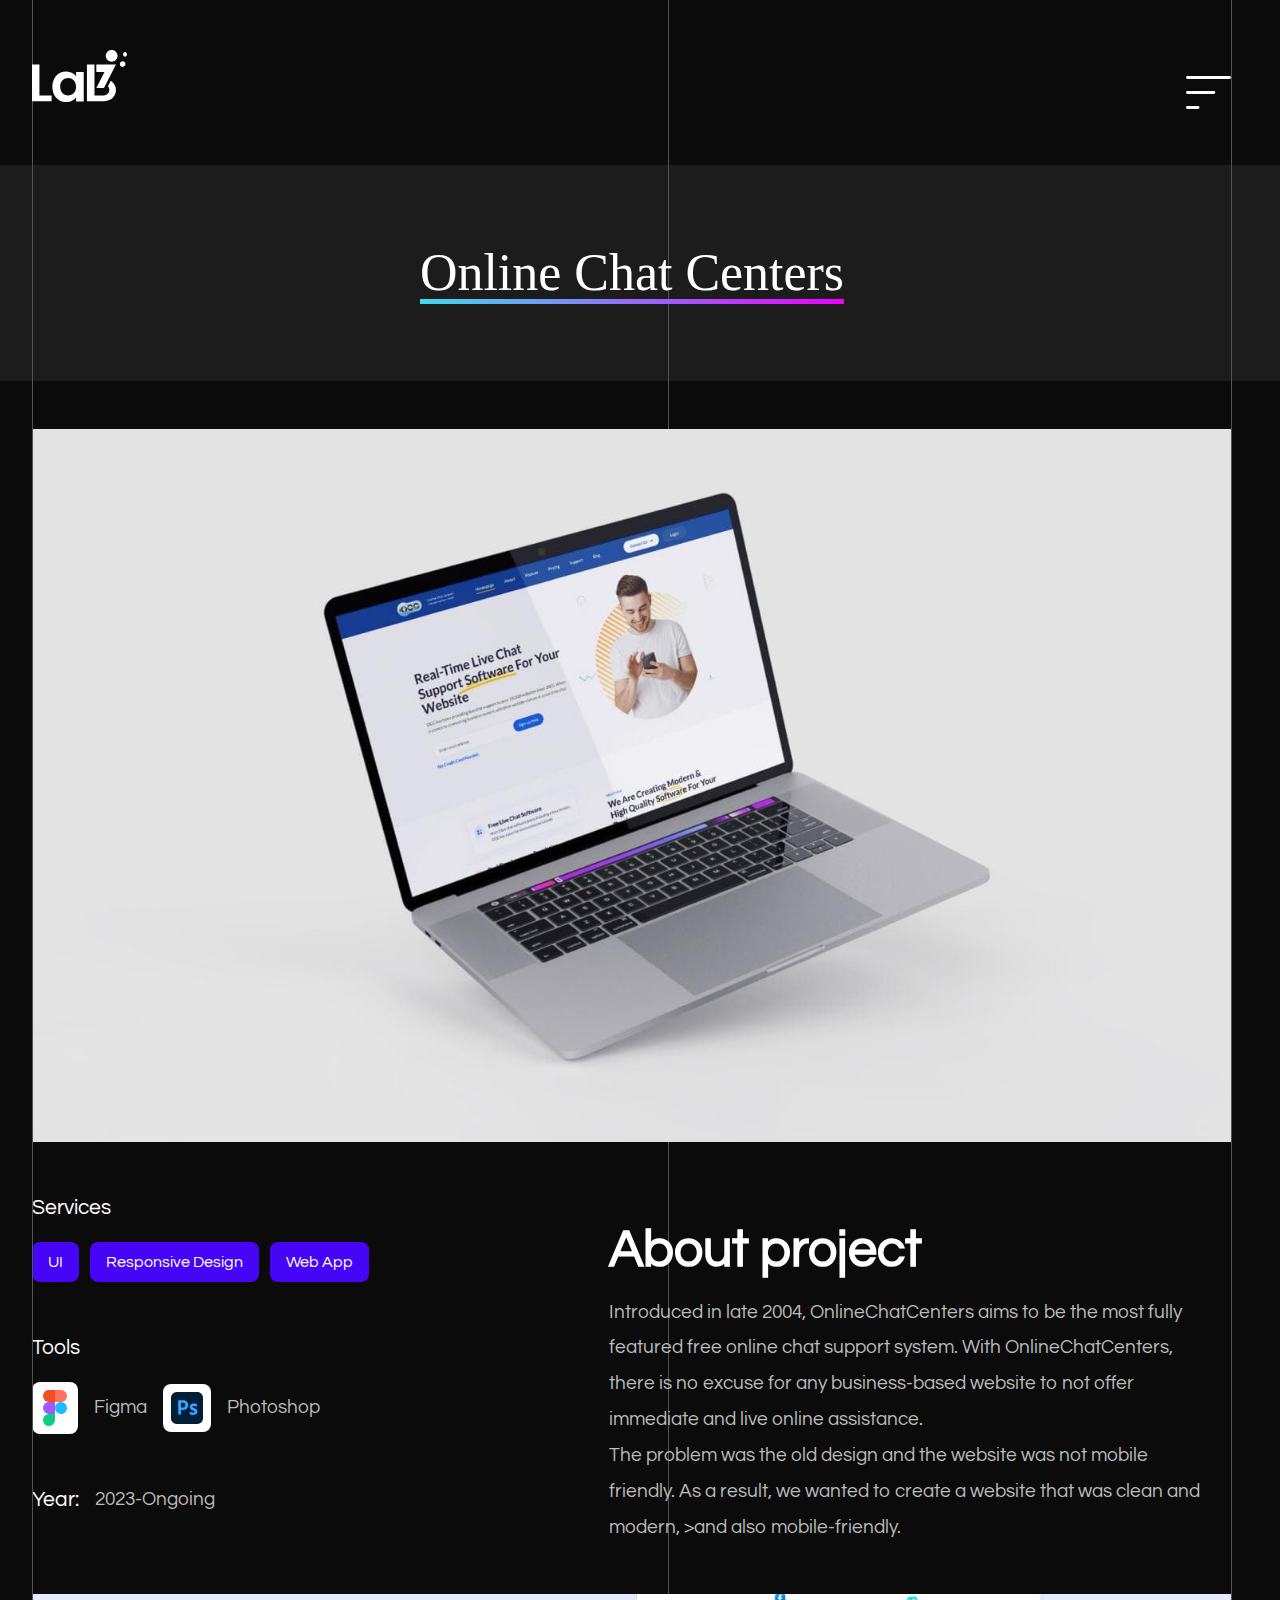
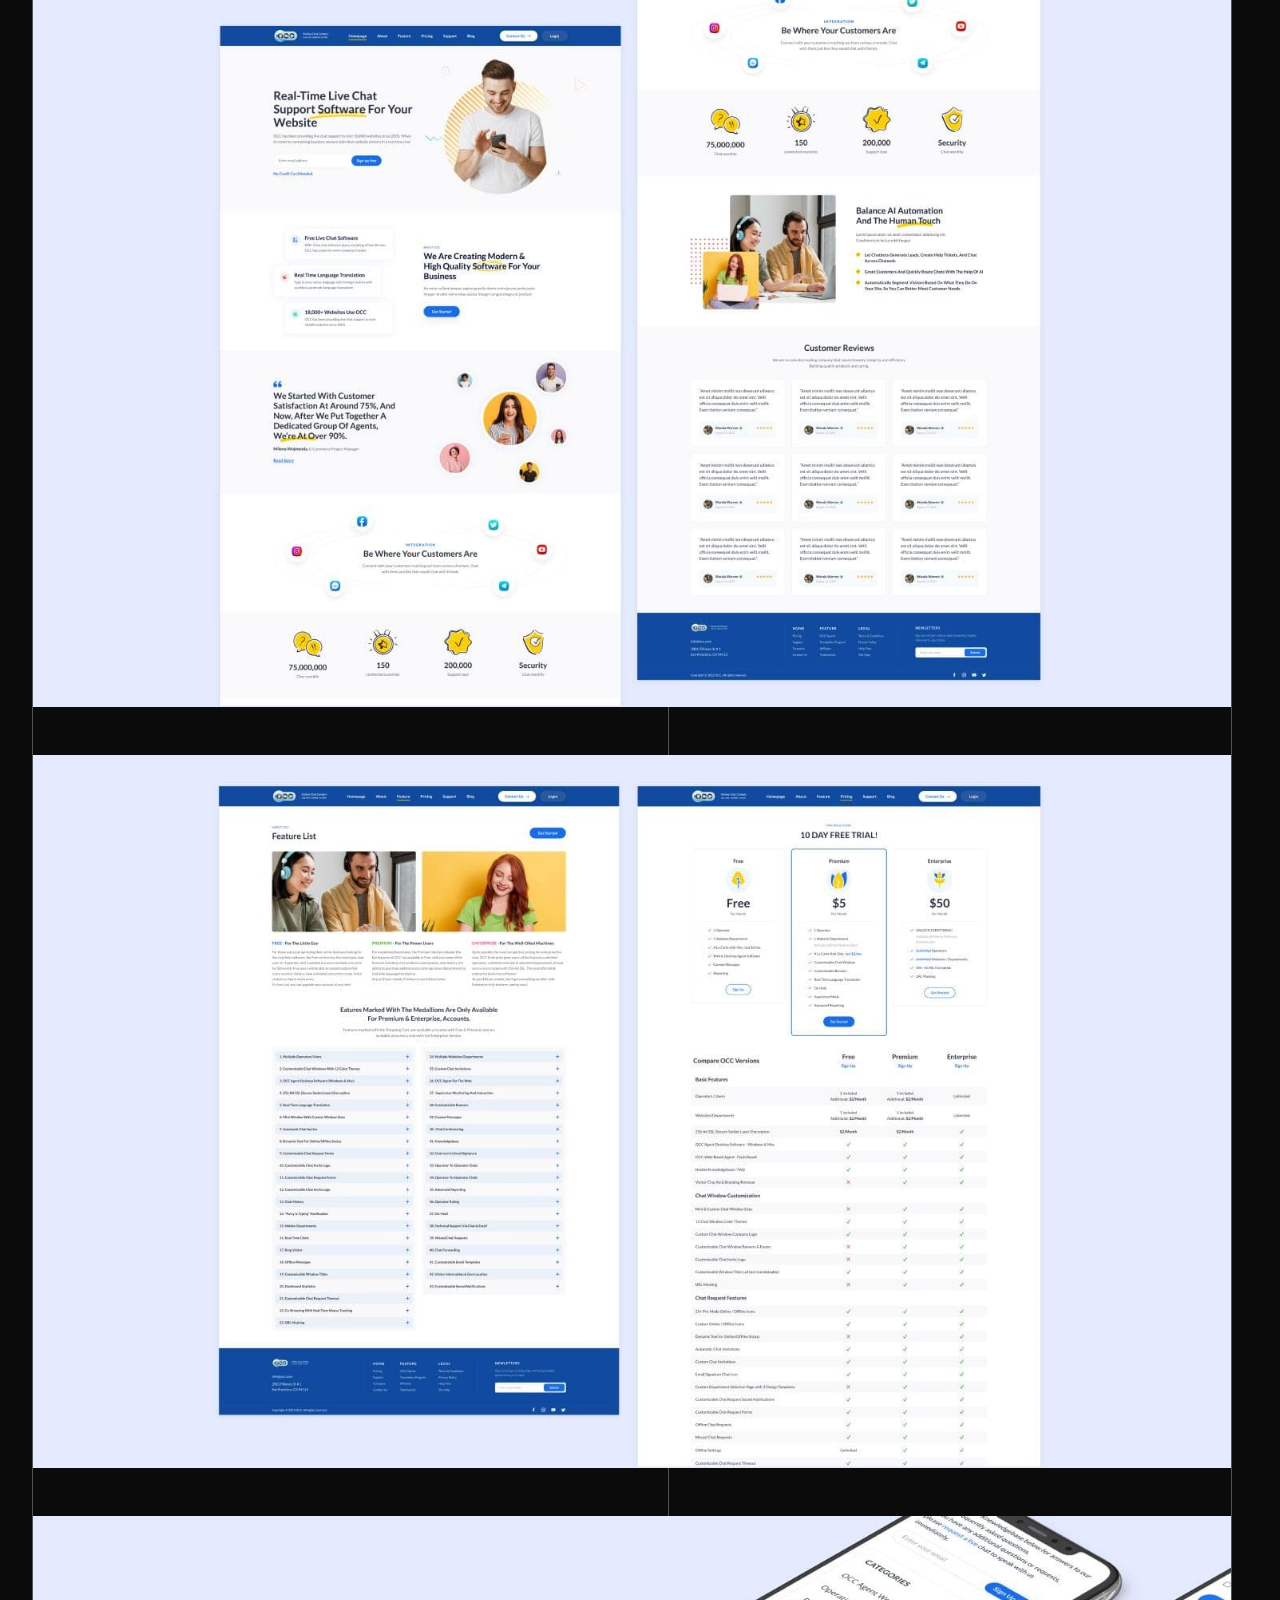
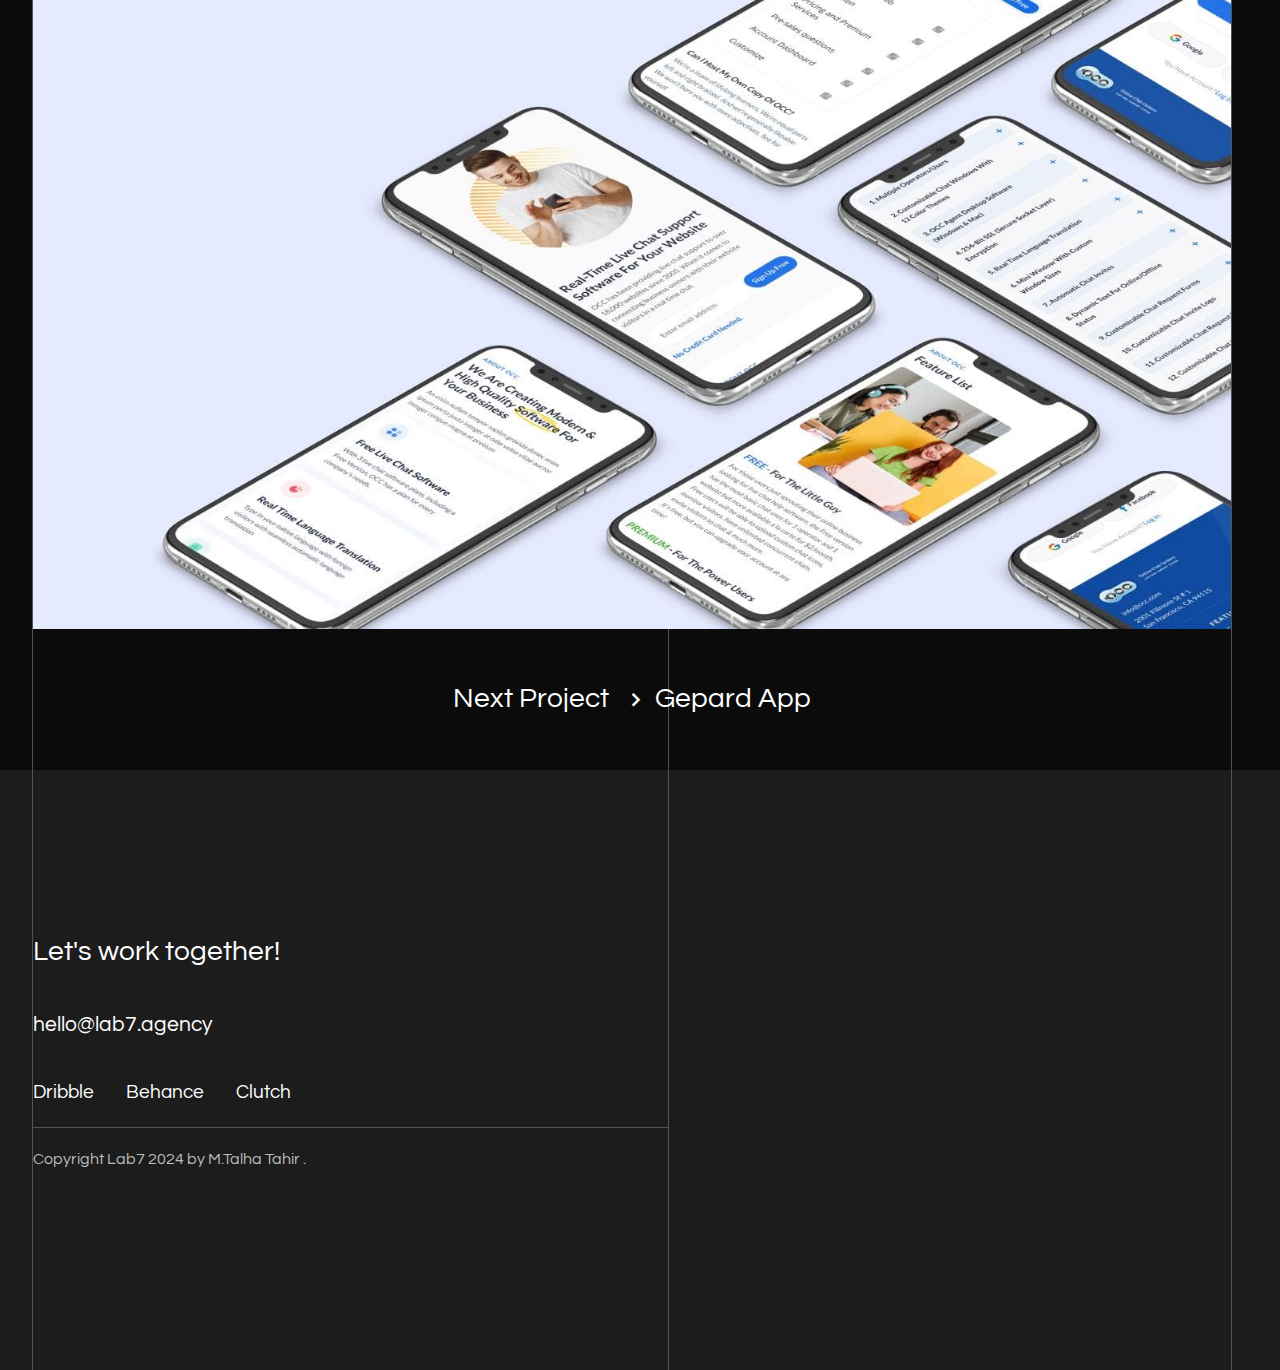
<file: online-chat.html>
<!DOCTYPE html>
<html lang="en" class="flex-center">

<head>
    <meta charset="UTF-8" />
    <meta name="viewport" content="width=device-width, initial-scale=1.0" />
    <title>Lab7 | UI/UX Agency</title>
    <link rel="stylesheet" href="css/style.css" />
    <link rel="stylesheet" href="css/responsive.css">
    <link href='https://unpkg.com/boxicons@2.1.4/css/boxicons.min.css' rel='stylesheet'>
    <link rel="shortcut icon" href="assets/Images/favicon.png" type="image/x-icon">
</head>

<body>
    <div class="wrapper-div pr-3 grid-center">
        <main class="layout-main position-relative">
            <div class="seperator-center position-absolute display-none-800"></div>
            <div class="seperator-left position-absolute"></div>
            <div class="seperator-right position-absolute"></div>
            <!-- Navbar -->
            <header>
                <div class="nav-container grid">
                    <nav class="nav flex-space-between ">
                        <div class="logo">
                            <a href="index.html"><img src="assets/Images/lab7-logo.svg" alt="" /></a>
                        </div>
                        <ul>
                            <label for="menu-nav">
                                <input type="checkbox" class="menu-nav" id="menu-nav">
                                <li class="navbar-li">
                                    <a href=""></a>
                                </li>
                                <div class="nav-menu flex-center display-none">
                                    <div class="seperator-right-menu-nav position-absolute"></div>
                                    <div class="seperator-center seperator-center-menu-nav display-none-800"></div>
                                    <div class="seperator-left-menu-nav position-absolute"></div>
                                    <ul class="nav-ul flex-center flex-column-800">
                                        <li class="nav-li color-white"><a
                                                class="color-white font-weight-700 font-questrial h-4 color-white"
                                                href="index.html"><span class="small">01. </span>Home</a></li>
                                        <li class="nav-li color-white"><a
                                                class="color-white font-weight-700 font-questrial h-4 color-white"
                                                href="work.html"><span class="small">02. </span>Work</a></li>
                                        <li class="nav-li color-white"><a
                                                class="color-white font-weight-700 font-questrial h-4 color-white"
                                                href="Contact.html"><span class="small">03. </span>Contact</a>
                                        </li>
                                        <li class="nav-li color-white"><a
                                                class="color-white font-weight-700 font-questrial h-4 color-white"
                                                href="About.html"><span class="small">04. </span>About</a></li>
                                    </ul>
                                </div>
                            </label>
                        </ul>
                    </nav>
                </div>
            </header>
        </main>
    </div>
    <div class="header-section-app pr-3 overflow-hidden grid-center">
        <div class="header-container-app position-relative flex-center">
            <div class="seperator-center position-absolute display-none-800"></div>
            <div class="seperator-left position-absolute"></div>
            <div class="seperator-right position-absolute"></div>
            <div class="header-title-app position-relative font-playfair h-3 mt-5 mb-5 color-white no-wrap">
                Online Chat Centers
            </div>
        </div>
    </div>
    <!-- Project Details section -->
    <div class="header-section-app pr-3 overflow-hidden grid-center project-details">
        <div class="header-container-app position-relative">
            <div class="seperator-center position-absolute display-none-800"></div>
            <div class="seperator-left position-absolute"></div>
            <div class="seperator-right position-absolute"></div>
            <img src="assets/Images/online-chat-centers-0.df18bec.52686c162bc9ae29fa6ba35ebad30ff5.jpg"
                class="width-100 mt-3">
            <div class="flex-column-800 flex">
                <div class="project-summary">
                    <div class="h-2 color-white mt-3 mb-1 font-questrial title-summary">
                        Services
                    </div>
                    <div class="project-tags-cont ">
                        <ul class="flex flex-wrap">
                            <li class="project-tags font-questrial btn-1 no-wrap flex-center pr-1 pl-1"
                                style="background-color: #4605F7;">UI</li>
                            <li class="project-tags font-questrial btn-1 no-wrap flex-center pr-1 pl-1"
                                style="background-color: #4605F7;">Responsive
                                Design
                            </li>
                            <li class="project-tags font-questrial btn-1 no-wrap flex-center pr-1 pl-1"
                                style="background-color: #4605F7;">Web App</li>
                        </ul>
                    </div>
                    <div class="h-2 color-white mt-3 mb-1 font-questrial title-summary">
                        Tools
                    </div>
                    <div>
                        <ul class="flex-center figma-cont">
                            <li class="figma-icon-li"><img src="assets/Images/logo-figma.svg"></li>
                            <li class="Figma-tag font-questrial para-1">Figma</li>
                            <li class="figma-icon-li" style="padding-inline: 0.5rem;"><img src="assets/Images/logo-photoshop.a3a87893.svg"></li>
                            <li class="Figma-tag font-questrial para-1">Photoshop</li>
                        </ul>
                        <ul class="flex-center figma-cont mt-3">
                            <li class="year h-2 color-white font-questrial">Year:</li>
                            <li class="year-details font-questrial para-1">2023-Ongoing</li>
                        </ul>
                    </div>
                </div>
                <div class="summary pr-1 width-50 width-100-800">
                    <div class="summary-title font-weight-700 font-weight-700 h-3 color-white font-questrial mt-5 mb-1">
                        About project </div>
                    <div class="summary-para font-questrial para-1">
                        Introduced in late 2004, OnlineChatCenters aims to be the most fully featured free online chat
                        support system. With OnlineChatCenters, there is no excuse for any business-based website to not
                        offer immediate and live online assistance.
                        <br>
                        The problem was the old design and the website was not mobile friendly.
                        As a result, we wanted to create a website that was clean and modern,
                        >and also mobile-friendly.
                    </div>
                </div>
            </div>
            <div class="project-imgs">
                <img src="assets/Images/online-chat-centers-1.ca13802.d8fdf6bbeab61bfb63c104a5fe6adbb2.jpg" alt=""
                    class="width-100 mt-3"><img
                    src="assets/Images/online-chat-centers-2.ca13802.0697b66c86937283581e02525ab8ef5b.jpg" alt="ass"
                    class="width-100 mt-3"><img>
                <img src="assets/Images/online-chat-centers-3.1d1e5e8.c00498538f4979f2a3df031e2f3f9bf7.jpg"
                    class="width-100 mt-3">
            </div>
            <div class="next-project mt-3 pb-3">
                <p class="color-white font-questrial h-4 flex-center">
                    Next Project &nbsp; <i class='bx bx-chevron-right'></i> &nbsp; <a href="GepardApp.html">Gepard App</a>
                </p>
            </div>
        </div>
    </div>
    <!-- Footer -->
    <div class="footer-container pr-3">
        <footer class="footer position-relative pt-5">
            <div class="seperator-center position-absolute display-none-800" style="z-index: 1; top: 0;"></div>

            <div class="lets-work-together grid mt-5">
                <div class="heading h-4 color-white font-questrial">
                    Let's work together!
                </div>
                <div class="email h-2 color-white font-questrial">
                    hello@lab7.agency
                </div>
                <ul class="flex footer-ul mb-1">
                    <li><a href="https://dribbble.com/lab7agency" class="para-1 font-questrial color-white">Dribble</a>
                    </li>
                    <li><a href="https://www.behance.net/lab7agency"
                            class="para-1 font-questrial color-white">Behance</a>
                    </li>
                    <li><a href="https://clutch.co/profile/lab7-agency#summary"
                            class="para-1 font-questrial color-white">Clutch</a></li>
                </ul>
            </div>
            <div class="seperatar-footer width-100-800"></div>
            <div class="copyright-line mt-1 font-questrial p-2">
                Copyright Lab7 2024 by M.Talha Tahir .
            </div>
        </footer>
    </div>
</body>
</file>
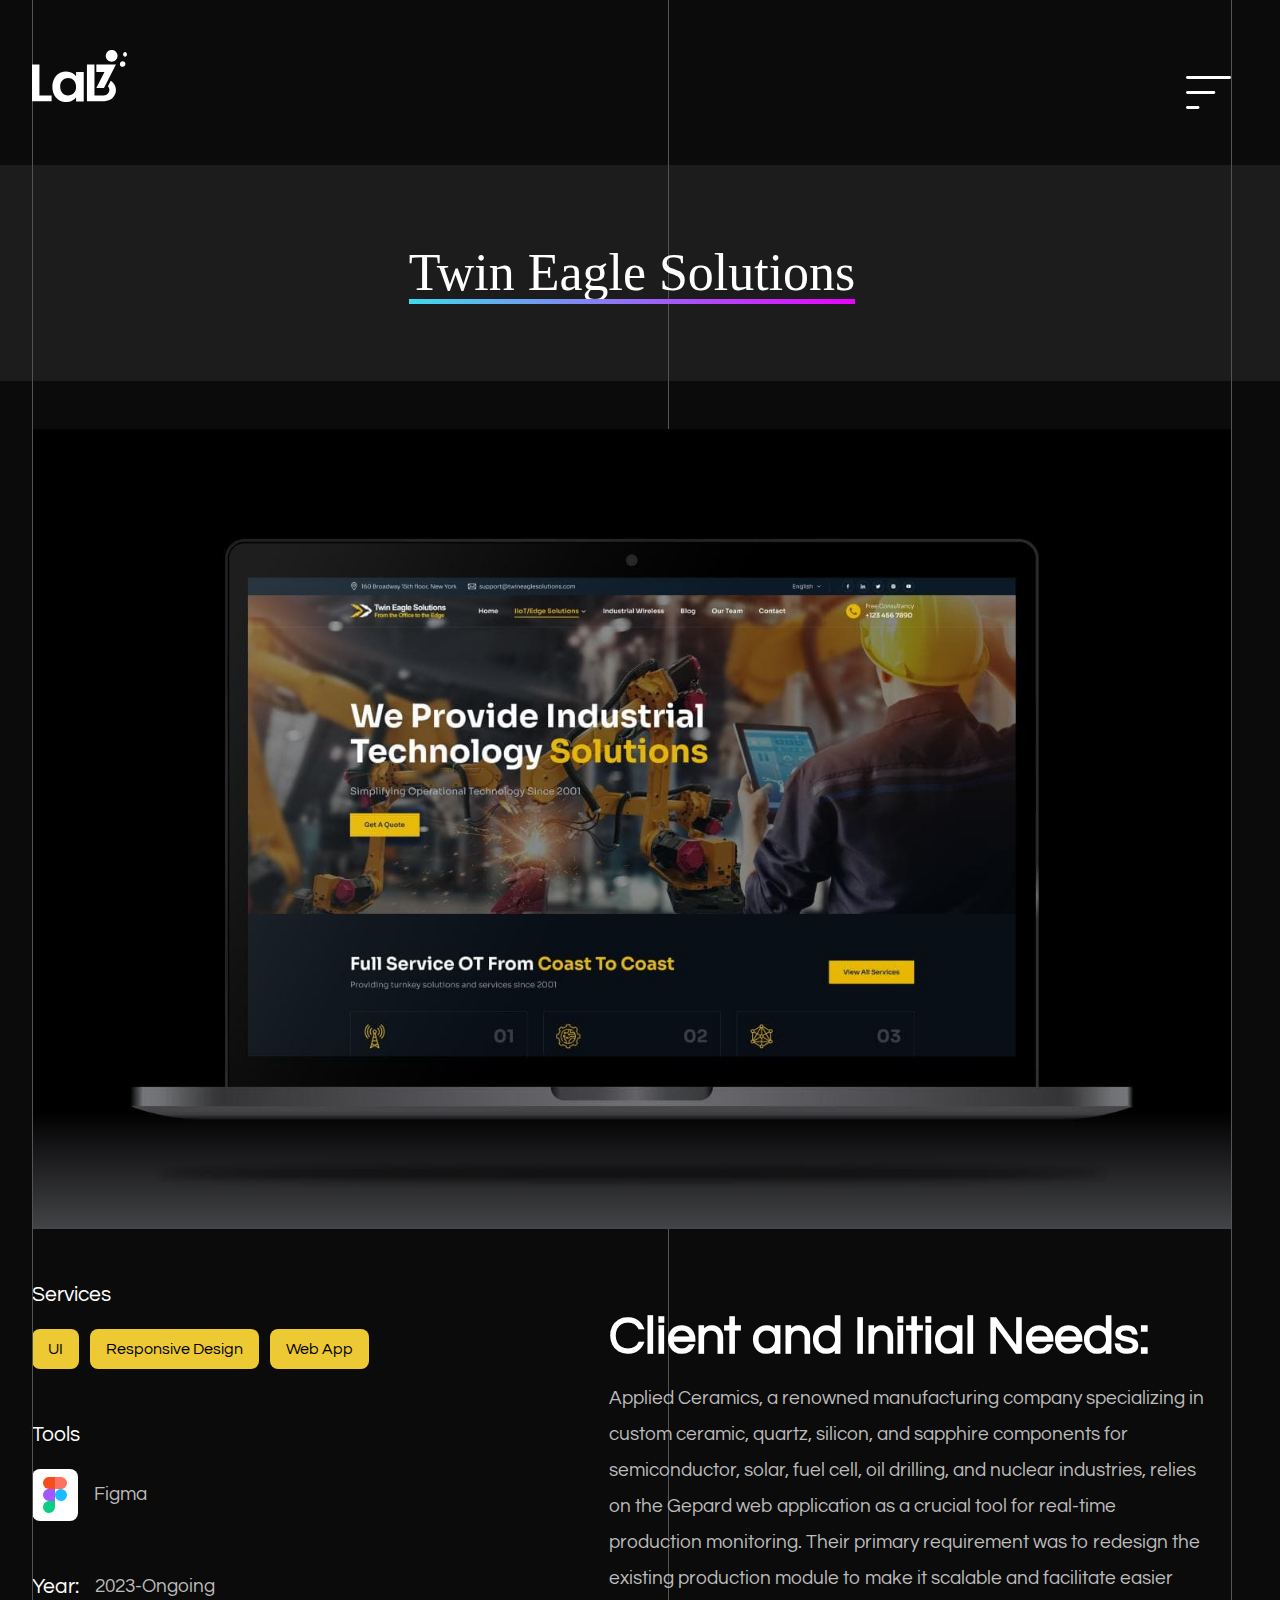
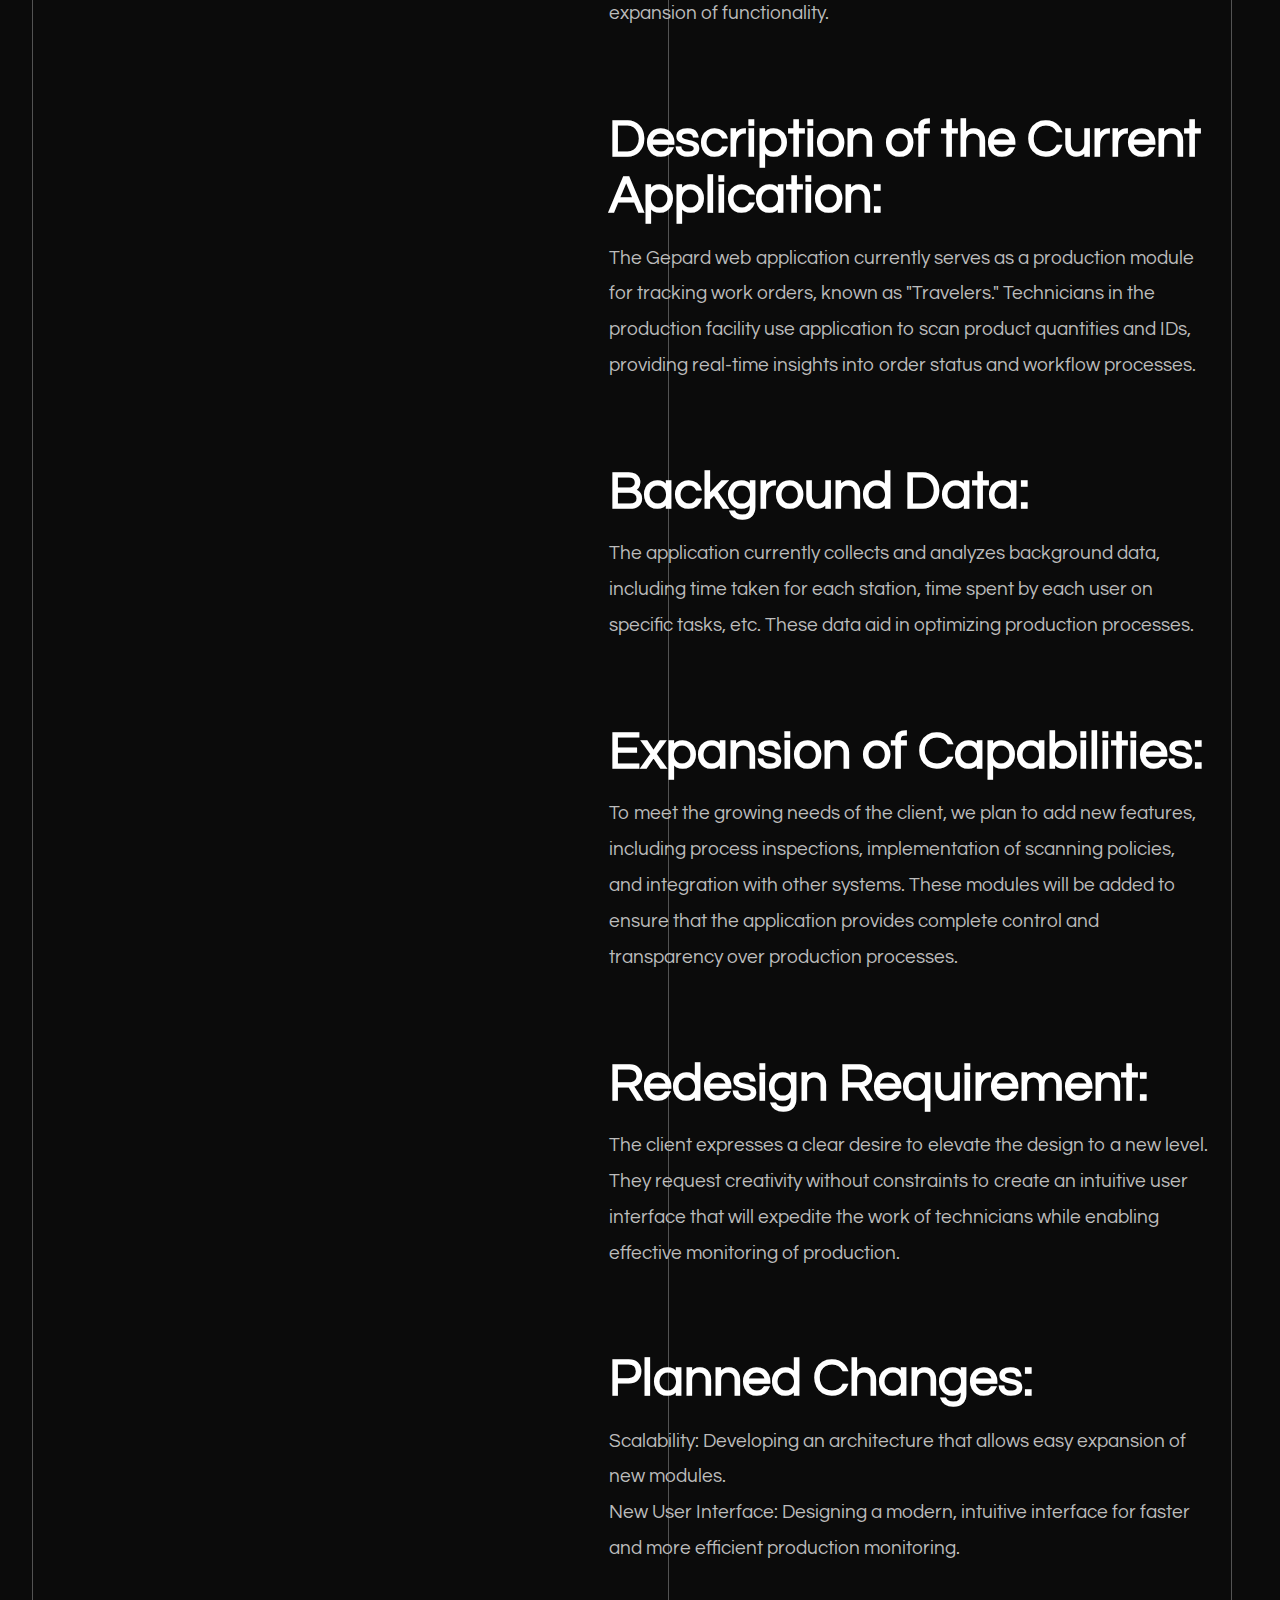
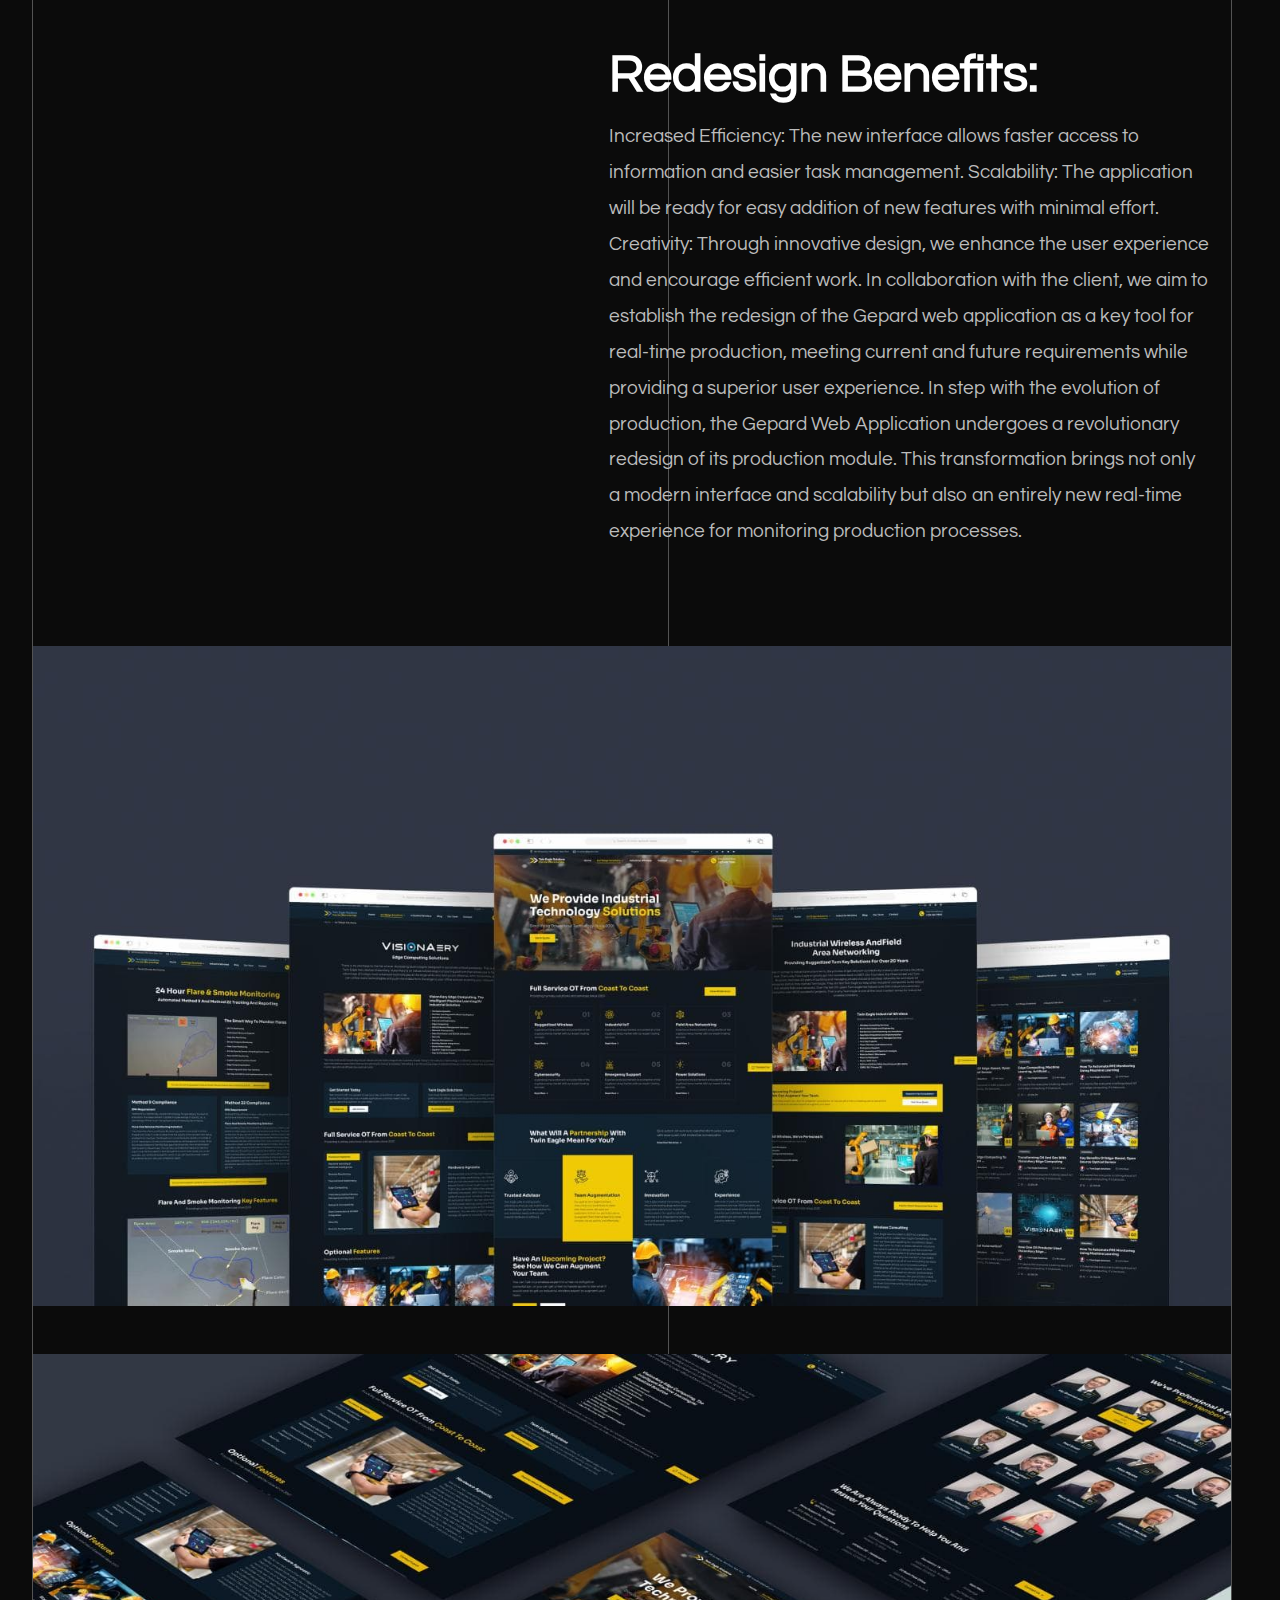
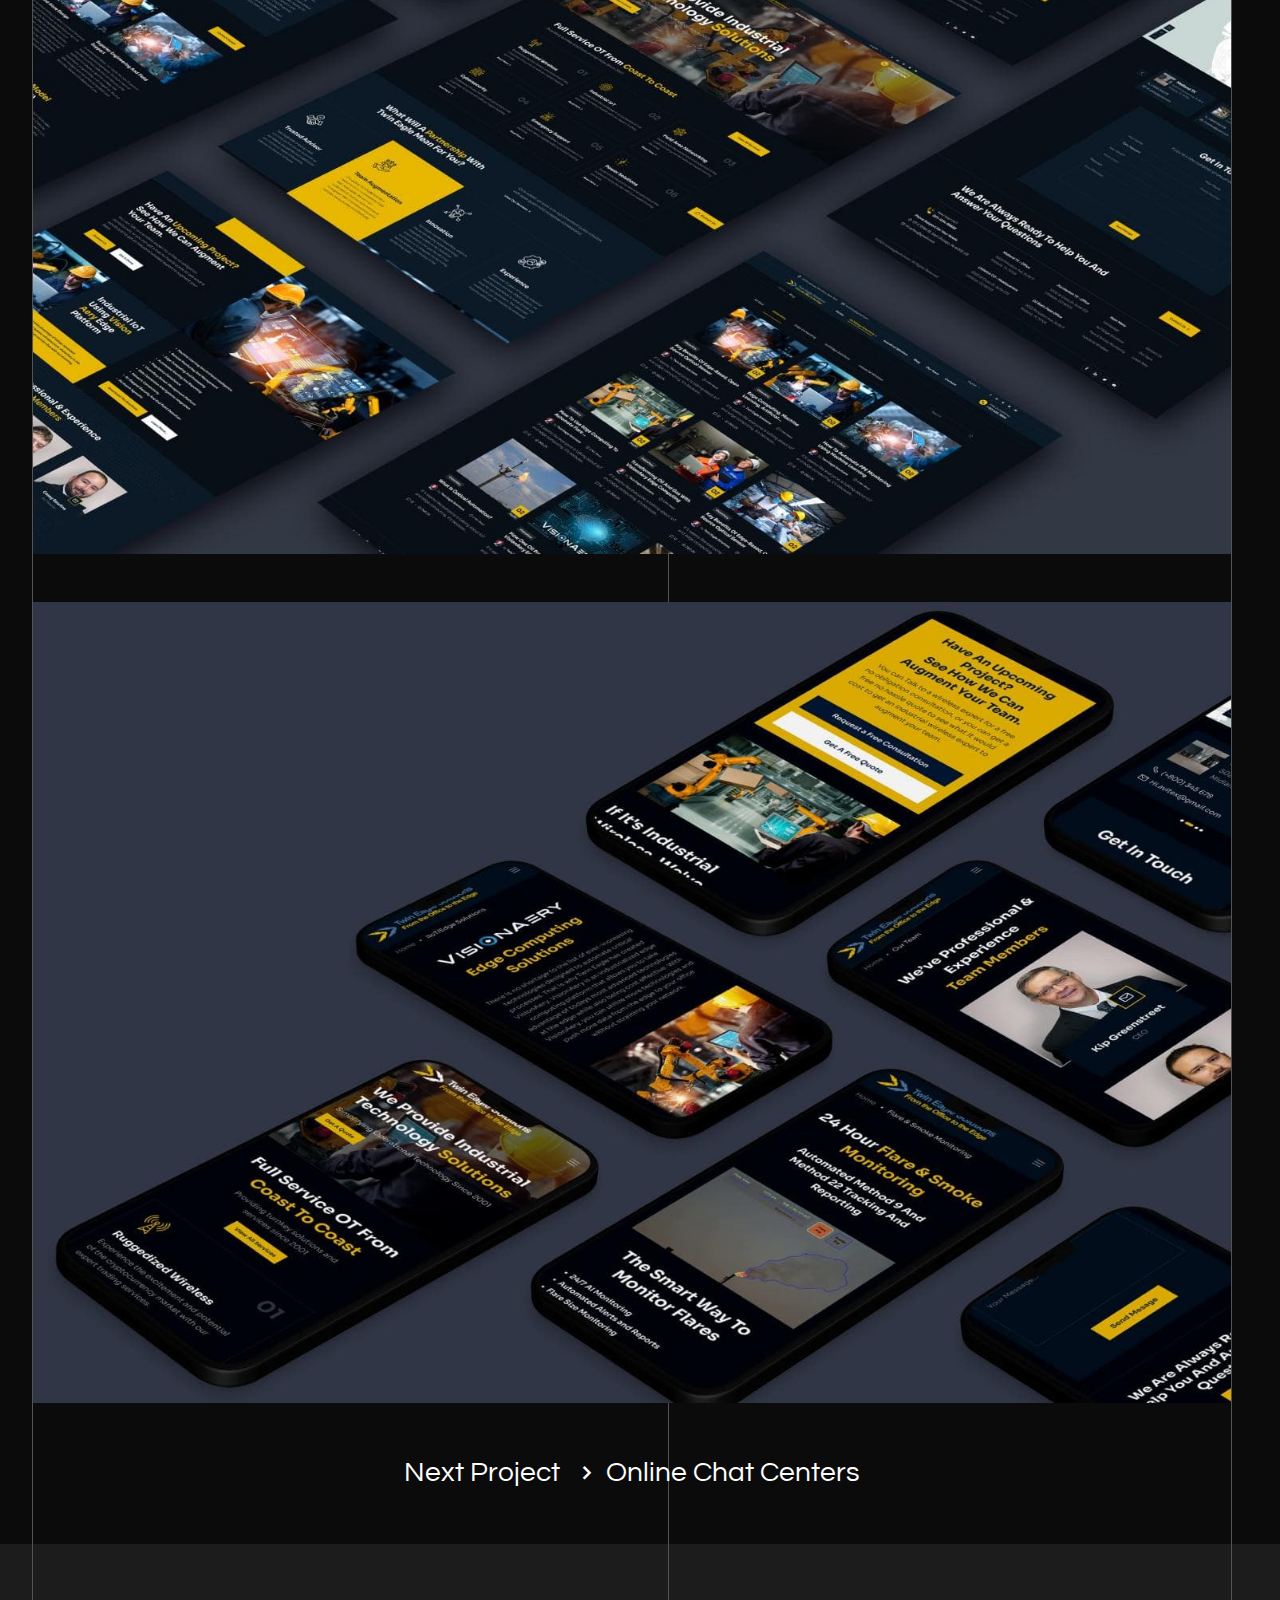
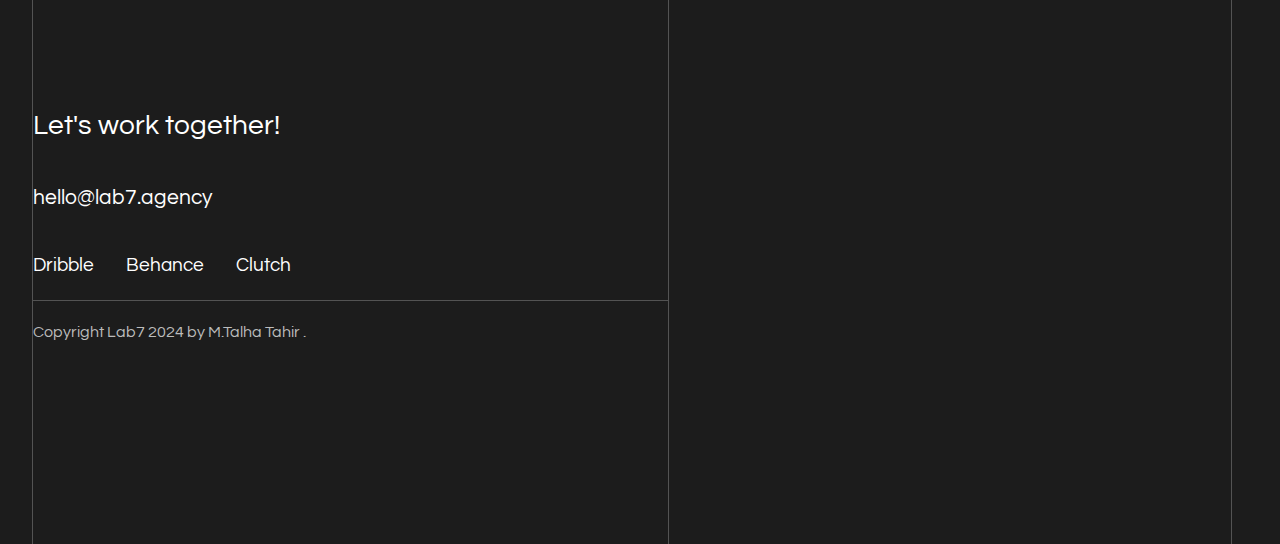
<file: twin-eagle.html>
<!DOCTYPE html>
<html lang="en" class="flex-center">

<head>
    <meta charset="UTF-8" />
    <meta name="viewport" content="width=device-width, initial-scale=1.0" />
    <title>Lab7 | UI/UX Agency</title>
    <link rel="stylesheet" href="css/style.css" />
    <link rel="stylesheet" href="css/responsive.css">
    <link href='https://unpkg.com/boxicons@2.1.4/css/boxicons.min.css' rel='stylesheet'>
    <link rel="shortcut icon" href="assets/Images/favicon.png" type="image/x-icon">
</head>

<body>
    <div class="wrapper-div pr-3 grid-center">
        <main class="layout-main position-relative">
            <div class="seperator-center position-absolute display-none-800"></div>
            <div class="seperator-left position-absolute"></div>
            <div class="seperator-right position-absolute"></div>
            <!-- Navbar -->
            <header>
                <div class="nav-container grid">
                    <nav class="nav flex-space-between ">
                        <div class="logo">
                            <a href="index.html"><img src="assets/Images/lab7-logo.svg" alt="" /></a>
                        </div>
                        <ul>
                            <label for="menu-nav">
                                <input type="checkbox" class="menu-nav" id="menu-nav">
                                <li class="navbar-li">
                                    <a href=""></a>
                                </li>
                                <div class="nav-menu flex-center display-none">
                                    <div class="seperator-right-menu-nav position-absolute"></div>
                                    <div class="seperator-center seperator-center-menu-nav display-none-800"></div>
                                    <div class="seperator-left-menu-nav position-absolute"></div>
                                    <ul class="nav-ul flex-center flex-column-800">
                                        <li class="nav-li color-white"><a
                                                class="color-white font-weight-700 font-questrial h-4 color-white"
                                                href="index.html"><span class="small">01. </span>Home</a></li>
                                        <li class="nav-li color-white"><a
                                                class="color-white font-weight-700 font-questrial h-4 color-white"
                                                href="work.html"><span class="small">02. </span>Work</a></li>
                                        <li class="nav-li color-white"><a
                                                class="color-white font-weight-700 font-questrial h-4 color-white"
                                                href="Contact.html"><span class="small">03. </span>Contact</a>
                                        </li>
                                        <li class="nav-li color-white"><a
                                                class="color-white font-weight-700 font-questrial h-4 color-white"
                                                href="About.html"><span class="small">04. </span>About</a></li>
                                    </ul>
                                </div>
                            </label>
                        </ul>
                    </nav>
                </div>
            </header>
        </main>
    </div>
    <div class="header-section-app pr-3 overflow-hidden grid-center">
        <div class="header-container-app position-relative flex-center">
            <div class="seperator-center position-absolute display-none-800"></div>
            <div class="seperator-left position-absolute"></div>
            <div class="seperator-right position-absolute"></div>
            <div class="header-title-app position-relative font-playfair h-3 mt-5 mb-5 color-white no-wrap">
                Twin Eagle Solutions 
            </div>
        </div>
    </div>
    <!-- Project Details section -->
    <div class="header-section-app pr-3 overflow-hidden grid-center project-details">
        <div class="header-container-app position-relative">
            <div class="seperator-center position-absolute display-none-800"></div>
            <div class="seperator-left position-absolute"></div>
            <div class="seperator-right position-absolute"></div>
            <img src="assets/Images/twin-eagle-solutions-0.6f8c8df.56a62f2bef0df426ad9a650cf1472e48.jpg" class="width-100 mt-3">
            <div class="flex-column-800 flex">
                <div class="project-summary mr-5">
                    <div class="h-2 color-white mt-3 mb-1 font-questrial title-summary">
                        Services
                    </div>
                    <div class="project-tags-cont ">
                        <ul class="flex flex-wrap">
                            <li class="project-tags font-questrial btn-1 no-wrap flex-center pr-1 pl-1" style="background-color: #EDC934; color: black;">UI</li>
                            <li class="project-tags font-questrial btn-1 no-wrap flex-center pr-1 pl-1" style="background-color: #EDC934; color: black;">Responsive
                                Design
                            </li>
                            <li class="project-tags font-questrial btn-1 no-wrap flex-center pr-1 pl-1" style="background-color: #EDC934; color: black;">Web App</li>
                        </ul>
                    </div>
                    <div class="h-2 color-white mt-3 mb-1 font-questrial title-summary">
                        Tools
                    </div>
                    <div>
                        <ul class="flex-center figma-cont">
                            <li class="figma-icon-li"><img src="assets/Images/logo-figma.svg"></li>
                            <li class="Figma-tag font-questrial para-1">Figma</li>
                        </ul>
                        <ul class="flex-center figma-cont mt-3">
                            <li class="year h-2 color-white font-questrial">Year:</li>
                            <li class="year-details font-questrial para-1">2023-Ongoing</li>
                        </ul>
                    </div>
                </div>
                <div class="summary pr-1 width-50 width-100-800">
                    <div class="summary-title font-weight-700 h-3 color-white font-questrial mt-5 mb-1">
                        Client and Initial Needs:
                    </div>
                    <div class="summary-para font-questrial para-1">
                        Applied Ceramics, a renowned manufacturing company specializing in custom ceramic, quartz,
                        silicon,
                        and sapphire components for semiconductor, solar, fuel cell, oil drilling, and nuclear
                        industries,
                        relies on the Gepard web application as a crucial tool for real-time production monitoring.
                        Their
                        primary requirement was to redesign the existing production module to make it scalable and
                        facilitate easier expansion of functionality.
                    </div>
                    <div class="summary-title font-weight-700 h-3 color-white font-questrial mt-5 mb-1">
                        Description of the Current Application: </div>
                    <div class="summary-para font-questrial para-1">
                        The Gepard web application currently serves as a production module for tracking work orders,
                        known
                        as "Travelers." Technicians in the production facility use application to scan product
                        quantities
                        and IDs, providing real-time insights into order status and workflow processes.
                    </div>
                    <div class="summary-title font-weight-700 h-3 color-white font-questrial mt-5 mb-1">
                        Background Data:
                    </div>
                    <div class="summary-para font-questrial para-1">
                        The application currently collects and analyzes background data, including time taken for each
                        station, time spent by each user on specific tasks, etc. These data aid in optimizing production
                        processes.
                    </div>
                    <div class="summary-title font-weight-700 h-3 color-white font-questrial mt-5 mb-1">
                        Expansion of Capabilities:
                    </div>
                    <div class="summary-para font-questrial para-1">
                        To meet the growing needs of the client, we plan to add new features, including process
                        inspections,
                        implementation of scanning policies, and integration with other systems. These modules will be
                        added
                        to ensure that the application provides complete control and transparency over production
                        processes.
                    </div>
                    <div class="summary-title font-weight-700 h-3 color-white font-questrial mt-5 mb-1">
                        Redesign Requirement:
                    </div>
                    <div class="summary-para font-questrial para-1">
                        The client expresses a clear desire to elevate the design to a new level. They request
                        creativity
                        without constraints to create an intuitive user interface that will expedite the work of
                        technicians
                        while enabling effective monitoring of production.
                    </div>
                    <div class="summary-title font-weight-700 h-3 color-white font-questrial mt-5 mb-1">
                        Planned Changes:
                    </div>
                    <div class="summary-para font-questrial para-1">
                        Scalability: Developing an architecture that allows easy expansion of new modules.
                        <br>
                        New User Interface: Designing a modern, intuitive interface for faster and more efficient
                        production
                        monitoring.
                    </div>
                    <div class="summary-title font-weight-700 h-3 color-white font-questrial mt-5 mb-1">
                        Redesign Benefits:
                    </div>
                    <div class="summary-para font-questrial para-1 mb-3">
                        Increased Efficiency: The new interface allows faster access to information and easier task
                        management.

                        Scalability: The application will be ready for easy addition of new features with minimal
                        effort.

                        Creativity: Through innovative design, we enhance the user experience and encourage efficient
                        work.

                        In collaboration with the client, we aim to establish the redesign of the Gepard web application
                        as
                        a key tool for real-time production, meeting current and future requirements while providing a
                        superior user experience.

                        In step with the evolution of production, the Gepard Web Application undergoes a revolutionary
                        redesign of its production module. This transformation brings not only a modern interface and
                        scalability but also an entirely new real-time experience for monitoring production processes.
                    </div>
                </div>
            </div>
            <div class="project-imgs">
                <img src="assets/Images/twin-eagle-solutions-1.c9865af.280d27a572e381dc2bf7c2682671e867.jpg" alt=""
                    class="width-100 mt-3"><img
                    src="assets/Images/twin-eagle-solutions-2.df18bec.482b71d4eb3adcad4ac554c534e3cd8b.jpg" alt="ass"
                    class="width-100 mt-3"><img>
                    <img src="assets/Images/twin-eagle-solutions-3.6f8c8df.29ca859f23be20d0a209b14f0c98bb7e.jpg" class="width-100 mt-3">
            </div>
            <div class="next-project mt-3 pb-3">
                <p class="color-white font-questrial h-4 flex-center">
                    Next Project &nbsp; <i class='bx bx-chevron-right'></i> &nbsp; <a href="online-chat.html">Online Chat Centers</a>
                </p>
            </div>
        </div>
    </div>
    <!-- Footer -->
    <div class="footer-container pr-3">
        <footer class="footer position-relative pt-5">
            <div class="seperator-center position-absolute display-none-800" style="z-index: 1; top: 0;"></div>

            <div class="lets-work-together grid mt-5">
                <div class="heading h-4 color-white font-questrial">
                    Let's work together!
                </div>
                <div class="email h-2 color-white font-questrial">
                    hello@lab7.agency
                </div>
                <ul class="flex footer-ul mb-1">
                    <li><a href="https://dribbble.com/lab7agency" class="para-1 font-questrial color-white">Dribble</a>
                    </li>
                    <li><a href="https://www.behance.net/lab7agency"
                            class="para-1 font-questrial color-white">Behance</a>
                    </li>
                    <li><a href="https://clutch.co/profile/lab7-agency#summary"
                            class="para-1 font-questrial color-white">Clutch</a></li>
                </ul>
            </div>
            <div class="seperatar-footer width-100-800"></div>
            <div class="copyright-line mt-1 font-questrial p-2">
                Copyright Lab7 2024 by M.Talha Tahir .
            </div>
        </footer>
    </div>
</body>
</file>
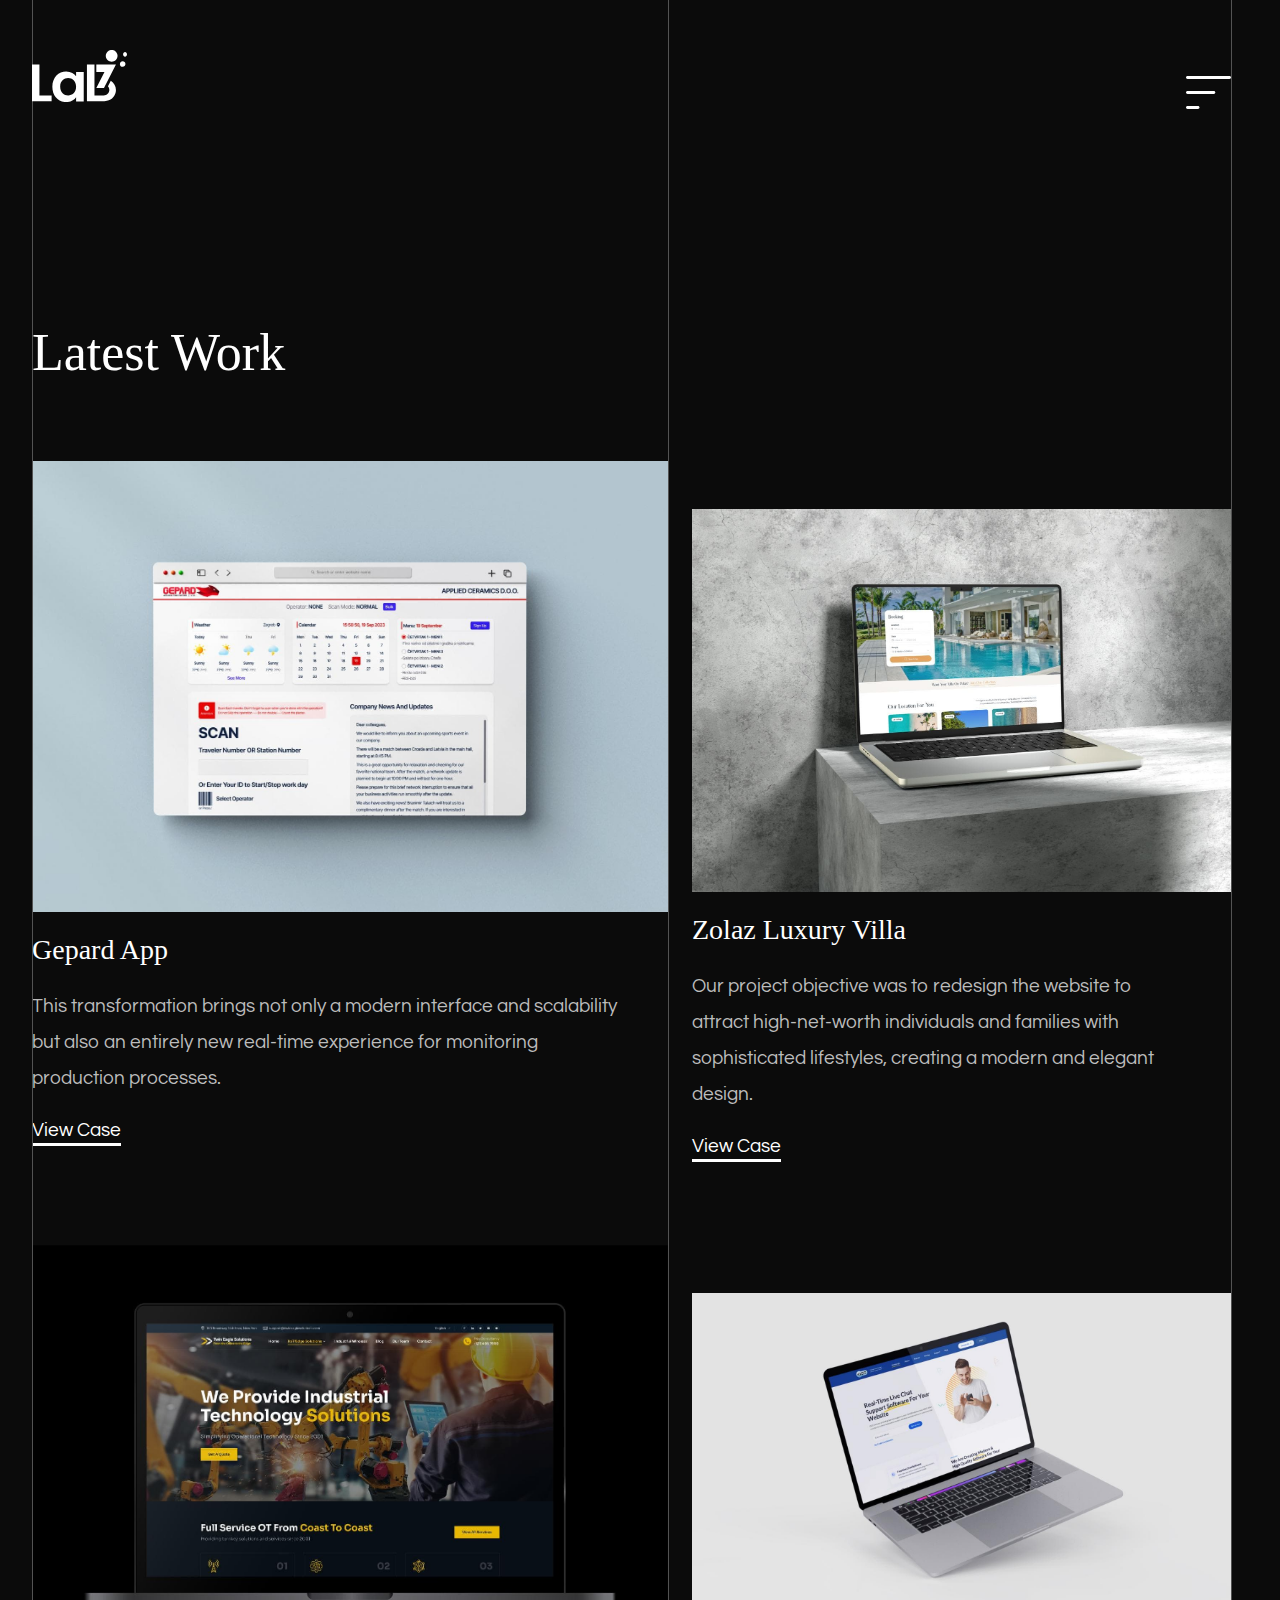
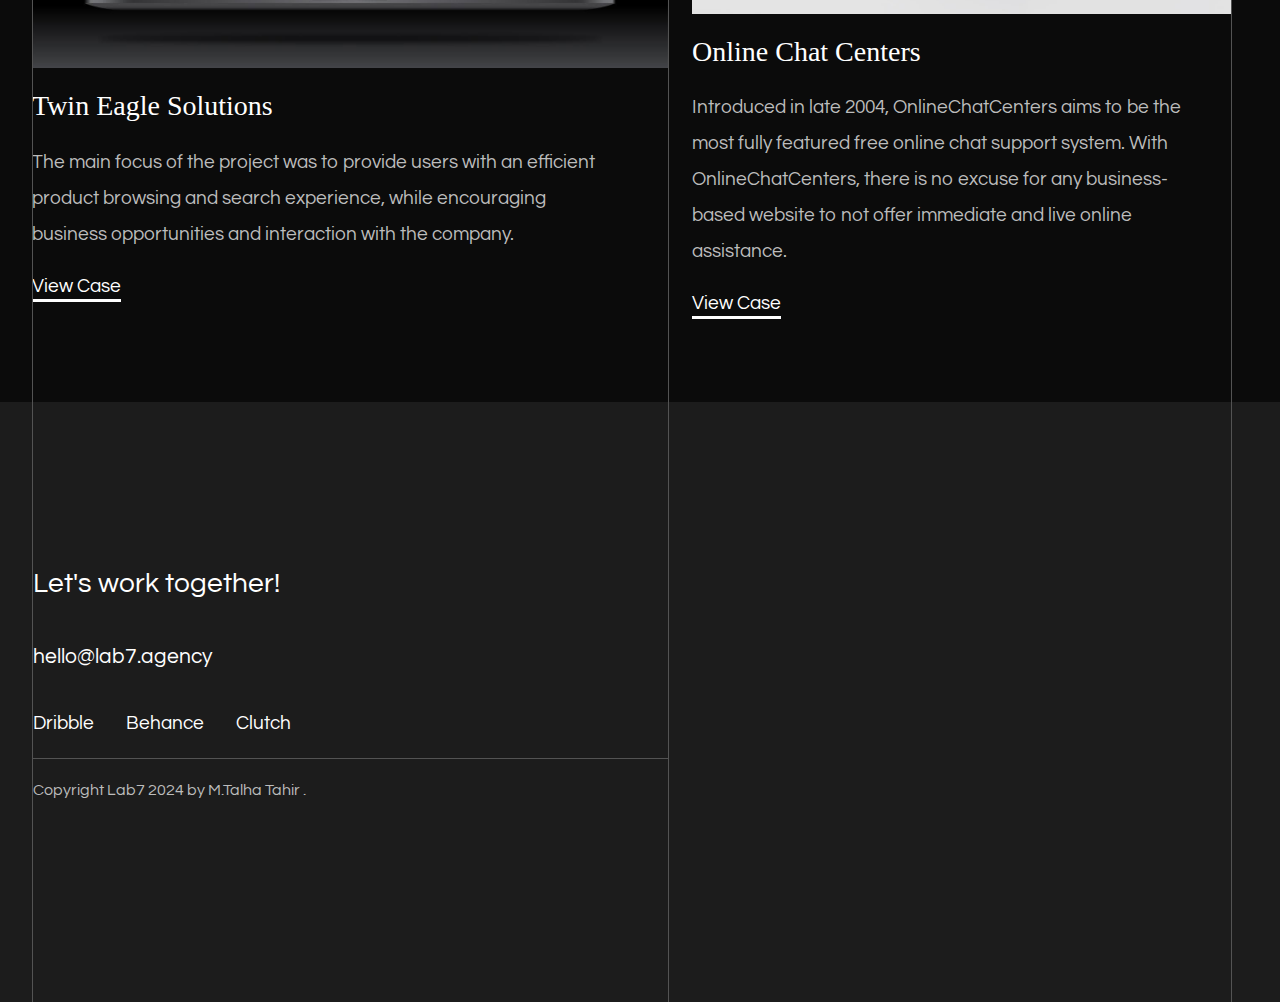
<file: work.html>
<!DOCTYPE html>
<html lang="en" class="flex-center">

<head>
    <meta charset="UTF-8" />
    <meta name="viewport" content="width=device-width, initial-scale=1.0" />
    <title>Lab7 - Work</title>
    <link rel="stylesheet" href="css/style.css" />
    <link rel="stylesheet" href="css/responsive.css">
    <link rel="shortcut icon" href="assets/Images/favicon.png" type="image/x-icon">
</head>

<body>
    <div class="wrapper-div pr-3 flex-center">
        <main class="layout-main position-relative">
            <div class="seperator-center position-absolute display-none-800"></div>
            <div class="seperator-left position-absolute"></div>
            <div class="seperator-right position-absolute"></div>
            <!-- Navbar -->
            <header>
                <div class="nav-container grid">
                    <nav class="nav flex-space-between ">
                        <div class="logo">
                            <a href="index.html"><img src="assets/Images/lab7-logo.svg" alt="" /></a>
                        </div>
                        <ul>
                            <label for="menu-nav">
                                <input type="checkbox" class="menu-nav" id="menu-nav">
                                <li class="navbar-li">
                                    <a href=""></a>
                                </li>
                                <div class="nav-menu flex-center display-none">
                                    <div class="seperator-center seperator-center-menu-nav display-none-800"></div>
                                    <ul class="nav-ul flex-center flex-column-800">
                                        <li class="nav-li color-white"><a
                                                class="color-white font-weight-700 font-questrial h-4 color-white"
                                                href="index.html"><span class="small">01. </span>Home</a></li>
                                        <li class="nav-li color-white"><a
                                                class="color-white font-weight-700 font-questrial h-4 color-white"
                                                href="work.html"><span class="small">02. </span>Work</a></li>
                                        <li class="nav-li color-white"><a
                                                class="color-white font-weight-700 font-questrial h-4 color-white"
                                                href="Contact.html"><span class="small">03. </span>Contact</a></li>
                                        <li class="nav-li color-white"><a
                                                class="color-white font-weight-700 font-questrial h-4 color-white"
                                                href="About.html"><span class="small">04. </span>About</a></li>
                                    </ul>
                                </div>
                            </label>
                        </ul>
                    </nav>
                </div>
            </header>
            <!-- Latest Work -->
            <section class="latest-work mb-5">
                <div class="font-playfair h-3 color-white heading mt-5 pt-5">
                    Latest Work
                </div>
                <div class="latest-work-projects overflow-hidden grid mt-5 grid-column-1-800">
                    <div class="project-card">
                        <img src="assets/Images/gepard-app-0.df18bec.52c4842a34eac698360f08026d8df52a.jpg" class="project-img width-100">
                        <div class="project-content pr-3 grid mt-1">
                            <div class="project-card-heading color-white font-playfair h-4">
                                Gepard App
                            </div>
                            <div class="project-para font-questrial para-1">
                                This transformation brings not only a modern interface and scalability but also an
                                entirely new
                                real-time experience for monitoring production processes.
                            </div>
                            <div class="position-relative pointer project-view para-1 font-questrial color-white">
                                <a href="GepardApp.html">View Case </a>
                            </div>
                        </div>
                    </div>
                    <div class="project-card">
                        <img src="assets/Images/zolaz-luxury-villa.jpg" class="project-img width-100">
                        <div class="project-content pr-3 grid mt-1">
                            <div class="project-card-heading color-white font-playfair h-4">
                                Zolaz Luxury Villa
                            </div>
                            <div class="project-para font-questrial para-1">
                                Our project objective was to redesign the website to attract high-net-worth individuals
                                and
                                families with sophisticated lifestyles, creating a modern and elegant design. </div>
                            <div class="position-relative pointer project-view para-1 font-questrial color-white">
                                <a href="Zolaz.html">View Case</a>
                            </div>
                        </div>
                    </div>
                    <div class="project-card">
                        <img src="assets/Images/twin-eagle-solutions.jpg" class="project-img width-100">
                        <div class="project-content pr-3 grid mt-1">
                            <div class="project-card-heading color-white font-playfair h-4">
                                Twin Eagle Solutions
                            </div>
                            <div class="project-para font-questrial para-1">
                                The main focus of the project was to provide users with an efficient product browsing
                                and search
                                experience, while encouraging business opportunities and interaction with the company.
                            </div>
                            <div class="position-relative pointer project-view para-1 font-questrial color-white">
                               <a href="twin-eagle.html">View Case</a> 
                            </div>
                        </div>
                    </div>
                    <div class="project-card">
                        <img src="assets/Images/online-chat-centers.jpg" class="project-img width-100">
                        <div class="project-content pr-3 grid mt-1">
                            <div class="project-card-heading color-white font-playfair h-4">
                                Online Chat Centers
                            </div>
                            <div class="project-para font-questrial para-1">
                                Introduced in late 2004, OnlineChatCenters aims to be the most fully featured free
                                online chat support system. With OnlineChatCenters, there is no excuse for any
                                business-based website to not offer immediate and live online assistance.
                            </div>
                            <div class="position-relative pointer project-view para-1 font-questrial color-white">
                               <a href="online-chat.html">View Case</a> 
                            </div>
                        </div>
                    </div>
                </div>
            </section>
        </main>
    </div>
    <!-- Footer -->
    <div class="footer-container pr-3">
    <footer class="footer position-relative pt-5">
        <div class="seperator-center position-absolute display-none-800" style="z-index: 1; top: 0;"></div>

        <div class="lets-work-together grid mt-5">
            <div class="heading h-4 color-white font-questrial">
                Let's work together!
            </div>
            <div class="email h-2 color-white font-questrial">
                hello@lab7.agency
            </div>
            <ul class="flex footer-ul mb-1">
                <li><a href="https://dribbble.com/lab7agency" class="para-1 font-questrial color-white">Dribble</a></li>
                <li><a href="https://www.behance.net/lab7agency" class="para-1 font-questrial color-white">Behance</a>
                </li>
                <li><a href="https://clutch.co/profile/lab7-agency#summary"
                        class="para-1 font-questrial color-white">Clutch</a></li>
            </ul>
        </div>
        <div class="seperatar-footer width-100-800"></div>
        <div class="copyright-line mt-1 font-questrial p-2">
            Copyright Lab7 2024 by M.Talha Tahir .
        </div>
    </footer>
    </div>
</body>

</html>
</file>
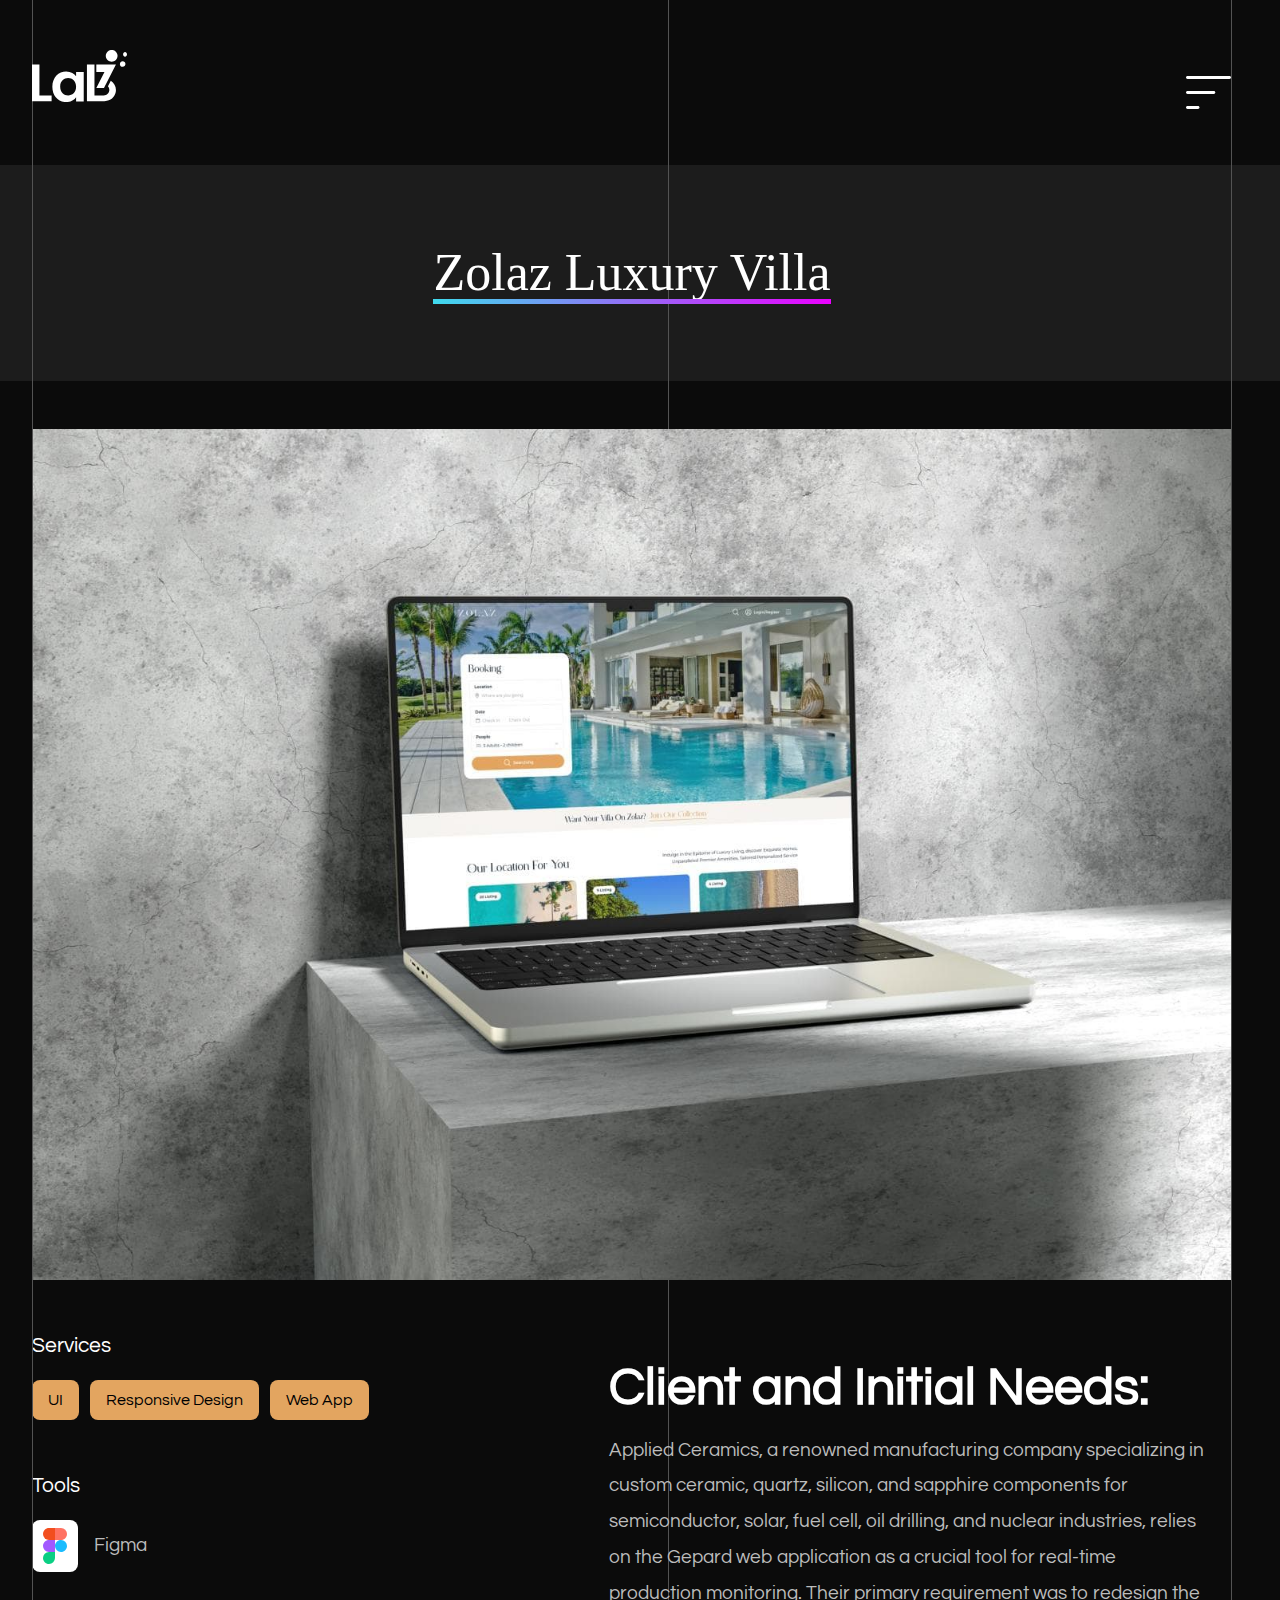
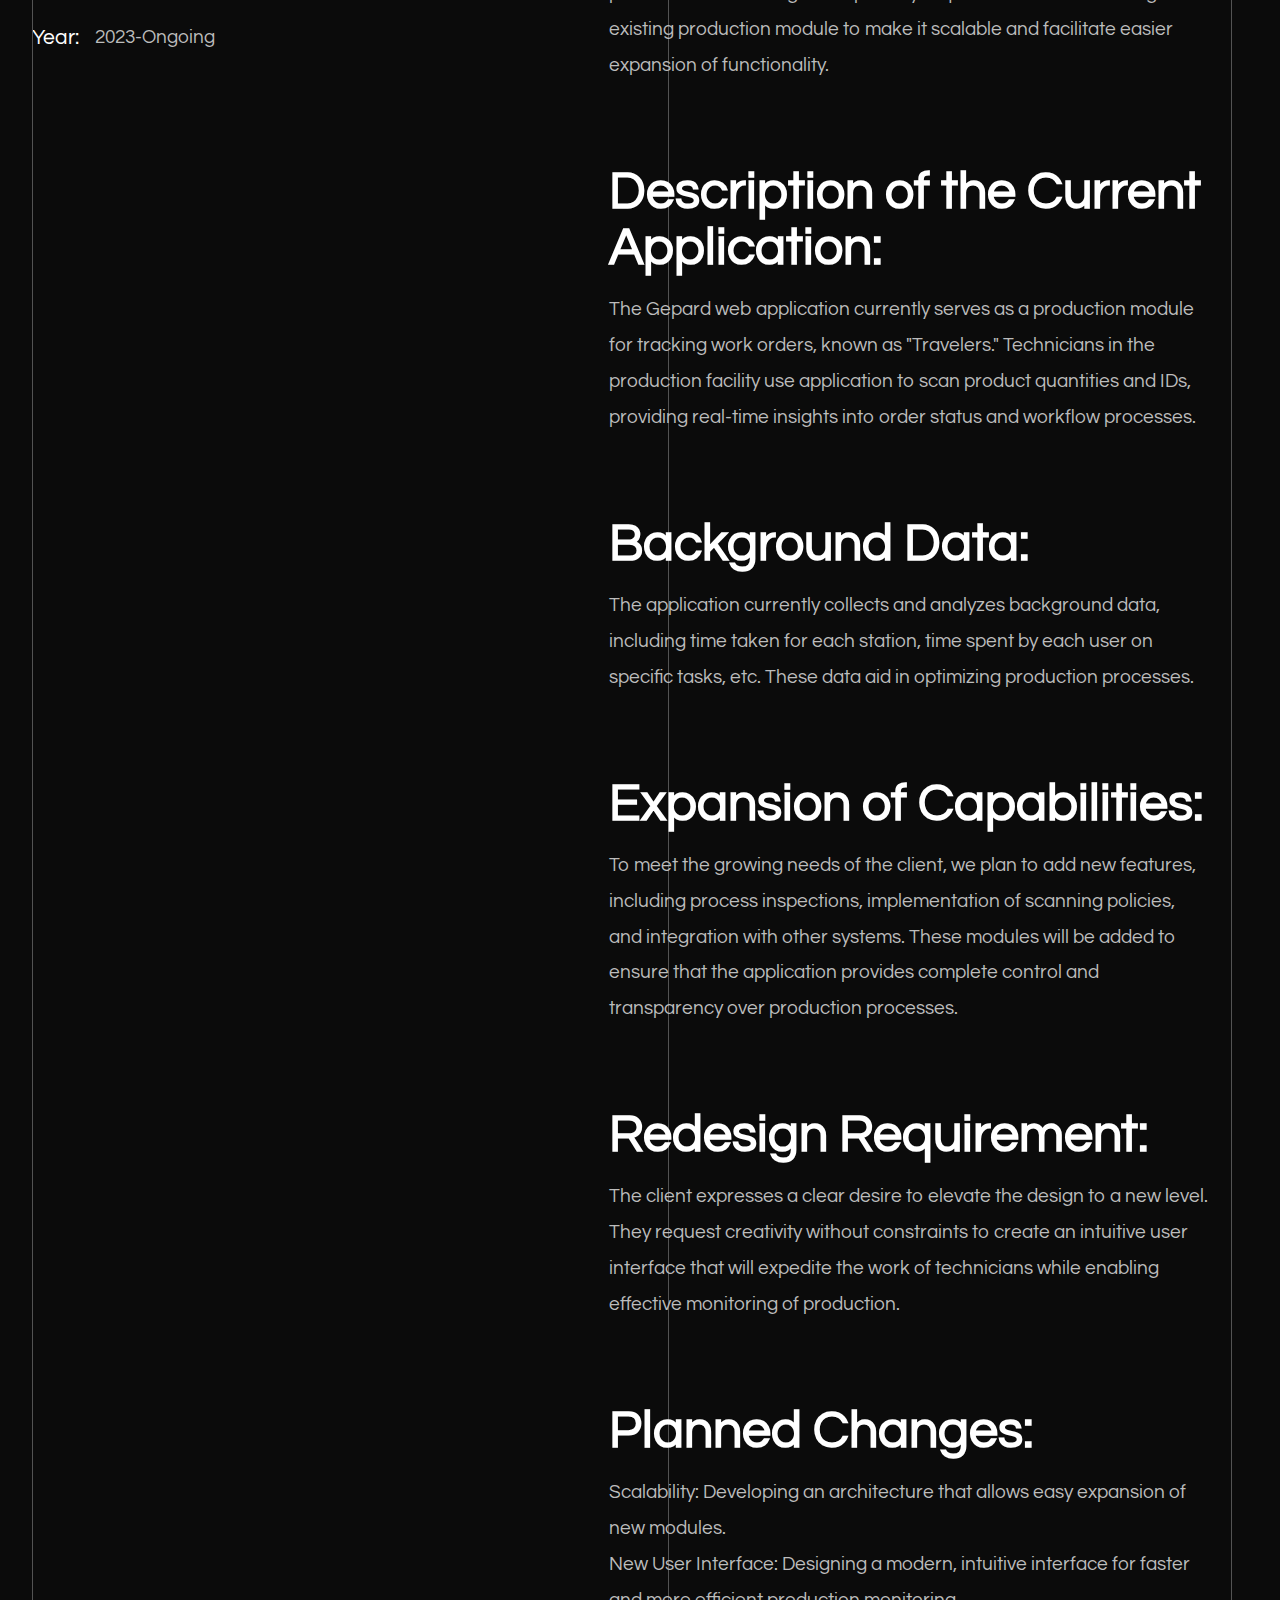
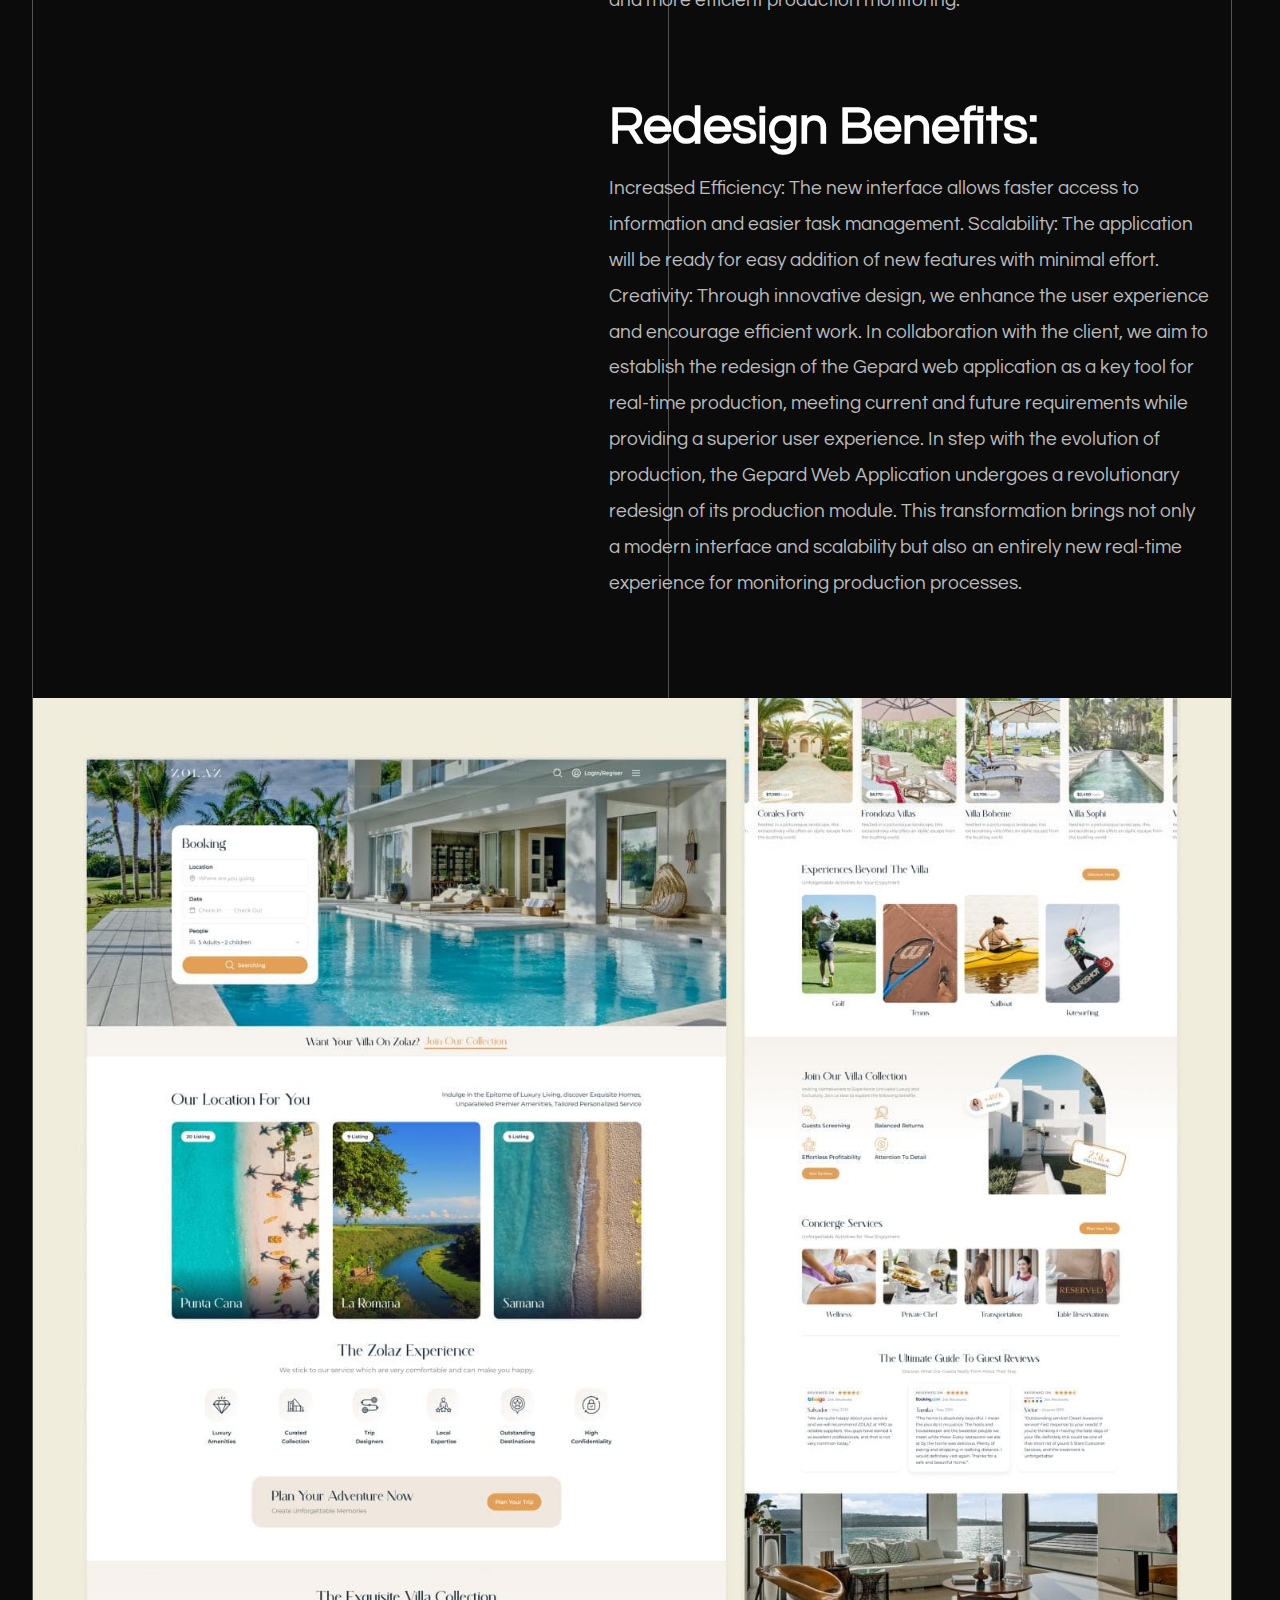
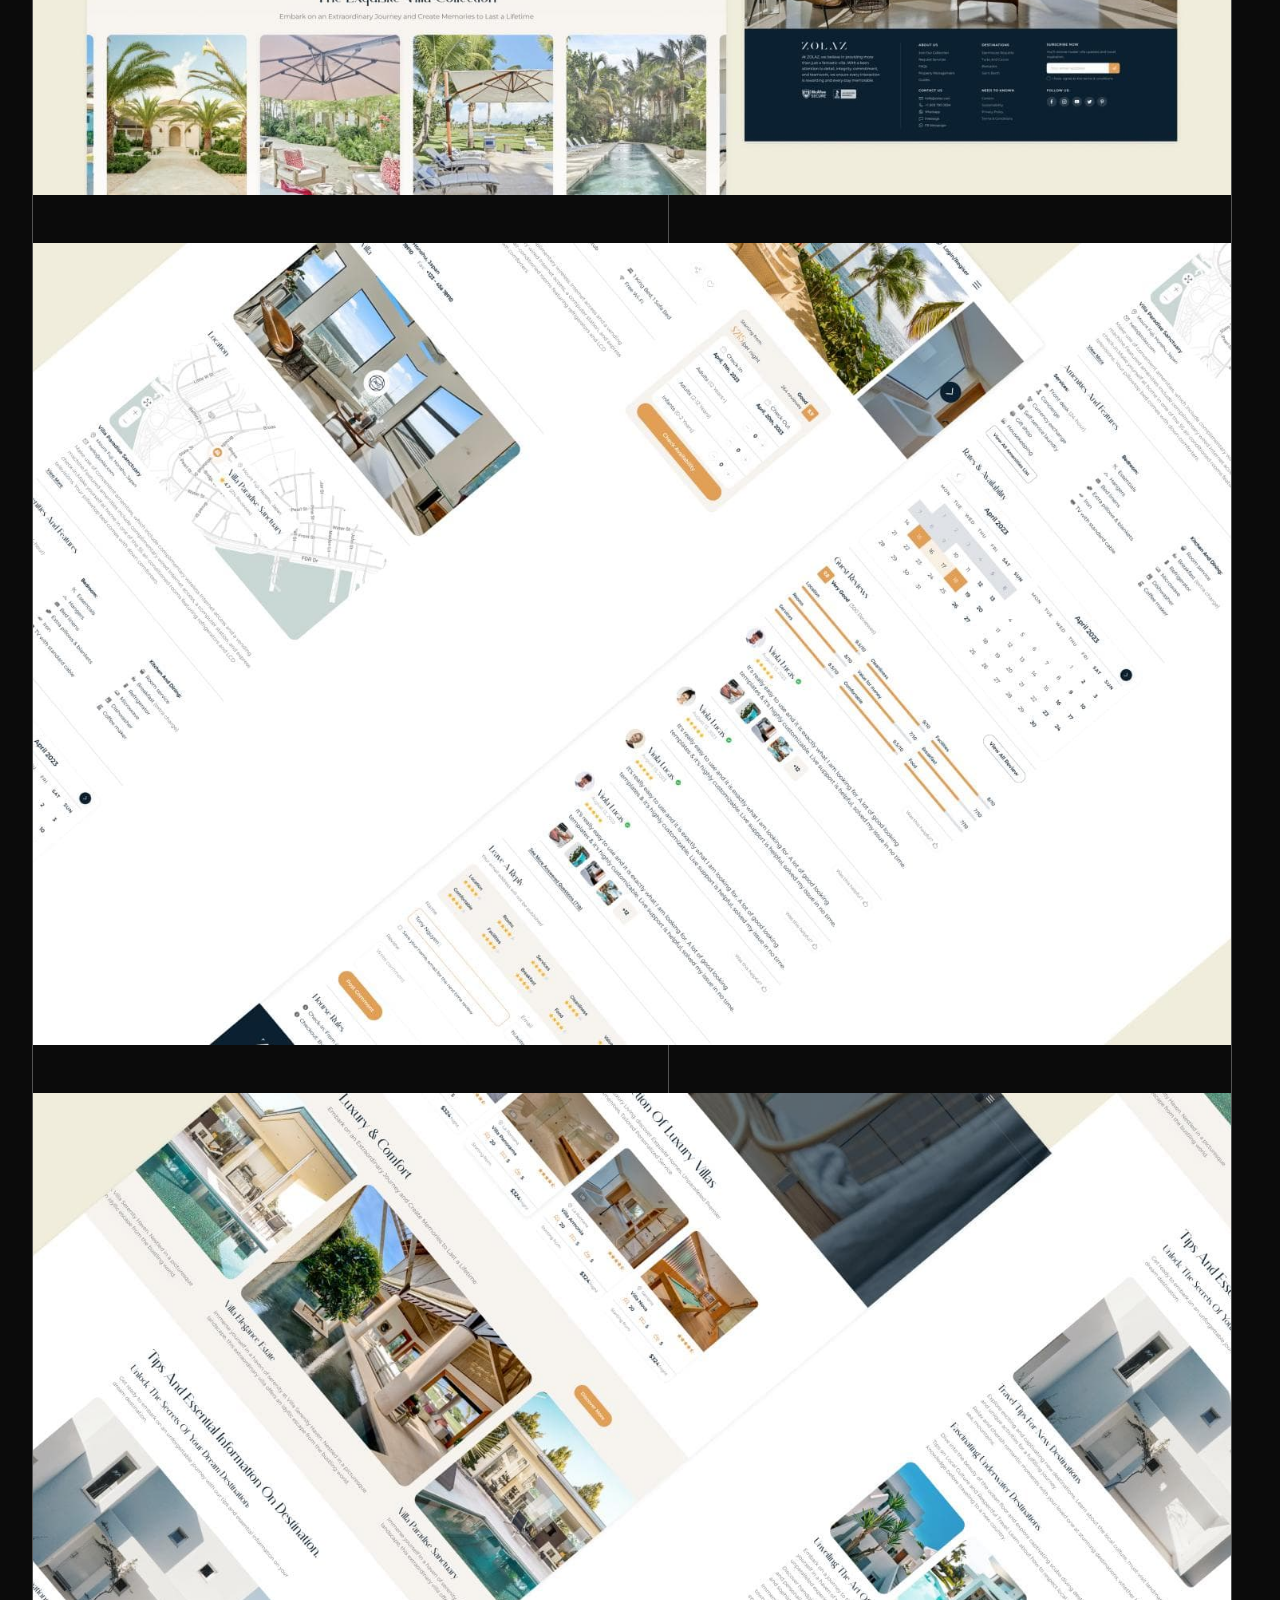
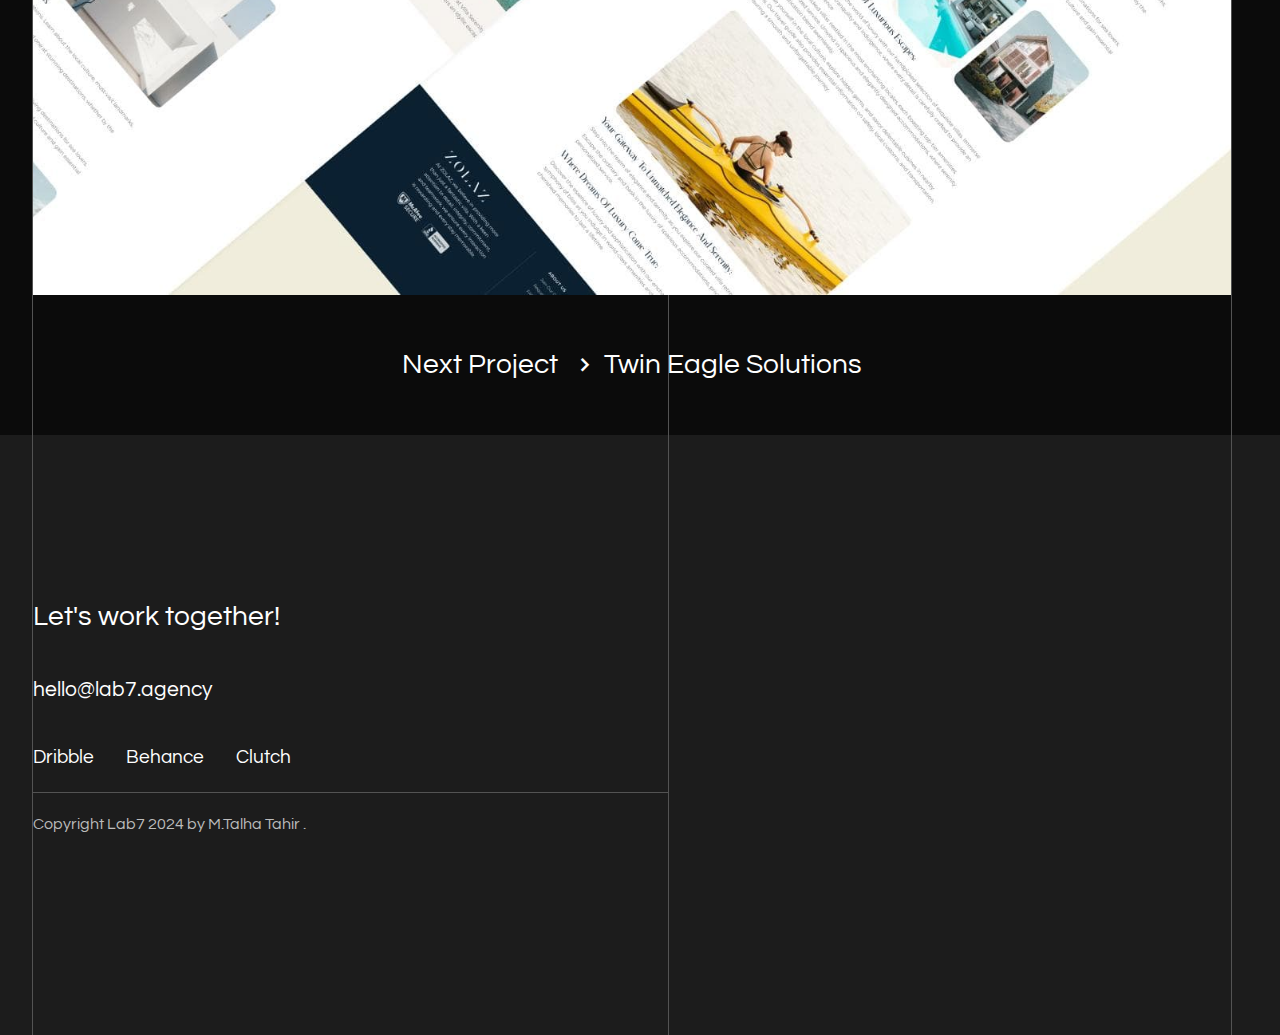
<file: Zolaz.html>
<!DOCTYPE html>
<html lang="en" class="flex-center">

<head>
    <meta charset="UTF-8" />
    <meta name="viewport" content="width=device-width, initial-scale=1.0" />
    <title>Lab7 | UI/UX Agency</title>
    <link rel="stylesheet" href="css/style.css" />
    <link rel="stylesheet" href="css/responsive.css">
    <link href='https://unpkg.com/boxicons@2.1.4/css/boxicons.min.css' rel='stylesheet'>
    <link rel="shortcut icon" href="assets/Images/favicon.png" type="image/x-icon">
</head>

<body>
    <div class="wrapper-div pr-3 grid-center">
        <main class="layout-main position-relative">
            <div class="seperator-center position-absolute display-none-800"></div>
            <div class="seperator-left position-absolute"></div>
            <div class="seperator-right position-absolute"></div>
            <!-- Navbar -->
            <header>
                <div class="nav-container grid">
                    <nav class="nav flex-space-between ">
                        <div class="logo">
                            <a href="index.html"><img src="assets/Images/lab7-logo.svg" alt="" /></a>
                        </div>
                        <ul>
                            <label for="menu-nav">
                                <input type="checkbox" class="menu-nav" id="menu-nav">
                                <li class="navbar-li">
                                    <a href=""></a>
                                </li>
                                <div class="nav-menu flex-center display-none">
                                    <div class="seperator-right-menu-nav position-absolute"></div>
                                    <div class="seperator-center seperator-center-menu-nav display-none-800"></div>
                                    <div class="seperator-left-menu-nav position-absolute"></div>
                                    <ul class="nav-ul flex-center flex-column-800">
                                        <li class="nav-li color-white"><a
                                                class="color-white font-weight-700 font-questrial h-4 color-white"
                                                href="index.html"><span class="small">01. </span>Home</a></li>
                                        <li class="nav-li color-white"><a
                                                class="color-white font-weight-700 font-questrial h-4 color-white"
                                                href="work.html"><span class="small">02. </span>Work</a></li>
                                        <li class="nav-li color-white"><a
                                                class="color-white font-weight-700 font-questrial h-4 color-white"
                                                href="Contact.html"><span class="small">03. </span>Contact</a>
                                        </li>
                                        <li class="nav-li color-white"><a
                                                class="color-white font-weight-700 font-questrial h-4 color-white"
                                                href="About.html"><span class="small">04. </span>About</a></li>
                                    </ul>
                                </div>
                            </label>
                        </ul>
                    </nav>
                </div>
            </header>
        </main>
    </div>
    <div class="header-section-app pr-3 overflow-hidden grid-center">
        <div class="header-container-app position-relative flex-center">
            <div class="seperator-center position-absolute display-none-800"></div>
            <div class="seperator-left position-absolute"></div>
            <div class="seperator-right position-absolute"></div>
            <div class="header-title-app position-relative font-playfair h-3 mt-5 mb-5 color-white no-wrap">
                Zolaz Luxury Villa
            </div>
        </div>
    </div>
    <!-- Project Details section -->
    <div class="header-section-app pr-3 overflow-hidden grid-center project-details">
        <div class="header-container-app position-relative">
            <div class="seperator-center position-absolute display-none-800"></div>
            <div class="seperator-left position-absolute"></div>
            <div class="seperator-right position-absolute"></div>
            <img src="assets/Images/zolaz-luxury-villa.jpg" class="width-100 mt-3">
            <div class="flex-column-800 flex">
                <div class="project-summary mr-5">
                    <div class="h-2 color-white mt-3 mb-1 font-questrial title-summary">
                        Services
                    </div>
                    <div class="project-tags-cont ">
                        <ul class="flex flex-wrap">
                            <li class="project-tags font-questrial btn-1 no-wrap flex-center pr-1 pl-1" style="background-color: #E3A560; color: black;">UI</li>
                            <li class="project-tags font-questrial btn-1 no-wrap flex-center pr-1 pl-1" style="background-color: #E3A560; color: black;">Responsive
                                Design
                            </li>
                            <li class="project-tags font-questrial btn-1 no-wrap flex-center pr-1 pl-1" style="background-color: #E3A560; color: black;">Web App</li>
                        </ul>
                    </div>
                    <div class="h-2 color-white mt-3 mb-1 font-questrial title-summary">
                        Tools
                    </div>
                    <div>
                        <ul class="flex-center figma-cont">
                            <li class="figma-icon-li"><img src="assets/Images/logo-figma.svg"></li>
                            <li class="Figma-tag font-questrial para-1">Figma</li>
                        </ul>
                        <ul class="flex-center figma-cont mt-3">
                            <li class="year h-2 color-white font-questrial">Year:</li>
                            <li class="year-details font-questrial para-1">2023-Ongoing</li>
                        </ul>
                    </div>
                </div>
                <div class="summary pr-1 width-50 width-100-800">
                    <div class="summary-title font-weight-700  h-3 color-white font-questrial mt-5 mb-1">
                        Client and Initial Needs:
                    </div>
                    <div class="summary-para font-questrial para-1">
                        Applied Ceramics, a renowned manufacturing company specializing in custom ceramic, quartz,
                        silicon,
                        and sapphire components for semiconductor, solar, fuel cell, oil drilling, and nuclear
                        industries,
                        relies on the Gepard web application as a crucial tool for real-time production monitoring.
                        Their
                        primary requirement was to redesign the existing production module to make it scalable and
                        facilitate easier expansion of functionality.
                    </div>
                    <div class="summary-title font-weight-700  h-3 color-white font-questrial mt-5 mb-1">
                        Description of the Current Application: </div>
                    <div class="summary-para font-questrial para-1">
                        The Gepard web application currently serves as a production module for tracking work orders,
                        known
                        as "Travelers." Technicians in the production facility use application to scan product
                        quantities
                        and IDs, providing real-time insights into order status and workflow processes.
                    </div>
                    <div class="summary-title font-weight-700  h-3 color-white font-questrial mt-5 mb-1">
                        Background Data:
                    </div>
                    <div class="summary-para font-questrial para-1">
                        The application currently collects and analyzes background data, including time taken for each
                        station, time spent by each user on specific tasks, etc. These data aid in optimizing production
                        processes.
                    </div>
                    <div class="summary-title font-weight-700  h-3 color-white font-questrial mt-5 mb-1">
                        Expansion of Capabilities:
                    </div>
                    <div class="summary-para font-questrial para-1">
                        To meet the growing needs of the client, we plan to add new features, including process
                        inspections,
                        implementation of scanning policies, and integration with other systems. These modules will be
                        added
                        to ensure that the application provides complete control and transparency over production
                        processes.
                    </div>
                    <div class="summary-title font-weight-700  h-3 color-white font-questrial mt-5 mb-1">
                        Redesign Requirement:
                    </div>
                    <div class="summary-para font-questrial para-1">
                        The client expresses a clear desire to elevate the design to a new level. They request
                        creativity
                        without constraints to create an intuitive user interface that will expedite the work of
                        technicians
                        while enabling effective monitoring of production.
                    </div>
                    <div class="summary-title font-weight-700  h-3 color-white font-questrial mt-5 mb-1">
                        Planned Changes:
                    </div>
                    <div class="summary-para font-questrial para-1">
                        Scalability: Developing an architecture that allows easy expansion of new modules.
                        <br>
                        New User Interface: Designing a modern, intuitive interface for faster and more efficient
                        production
                        monitoring.
                    </div>
                    <div class="summary-title font-weight-700  h-3 color-white font-questrial mt-5 mb-1">
                        Redesign Benefits:
                    </div>
                    <div class="summary-para font-questrial para-1 mb-3">
                        Increased Efficiency: The new interface allows faster access to information and easier task
                        management.

                        Scalability: The application will be ready for easy addition of new features with minimal
                        effort.

                        Creativity: Through innovative design, we enhance the user experience and encourage efficient
                        work.

                        In collaboration with the client, we aim to establish the redesign of the Gepard web application
                        as
                        a key tool for real-time production, meeting current and future requirements while providing a
                        superior user experience.

                        In step with the evolution of production, the Gepard Web Application undergoes a revolutionary
                        redesign of its production module. This transformation brings not only a modern interface and
                        scalability but also an entirely new real-time experience for monitoring production processes.
                    </div>
                </div>
            </div>
            <div class="project-imgs">
                <img src="assets/Images/zolaz-luxury-villa-1.df18bec.b328fd5cdf984cab49477fc2b82f2730.jpg" alt=""
                    class="width-100 mt-3"><img
                    src="assets/Images/zolaz-luxury-villa-2.df18bec.826e9f2ba4ed177e8f5d0f71d95e0d0d.jpg" alt="ass"
                    class="width-100 mt-3"><img>
                    <img src="assets/Images/zolaz-luxury-villa-3.df18bec.1a689d19a8ff62a93a37b3b48c974c1d.jpg" class="width-100 mt-3">
            </div>
            <div class="next-project mt-3 pb-3">
                <p class="color-white font-questrial h-4 flex-center">
                    Next Project &nbsp; <i class='bx bx-chevron-right'></i> &nbsp; <a href="twin-eagle.html">Twin Eagle Solutions</a>
                </p>
            </div>
        </div>
    </div>
    <!-- Footer -->
    <div class="footer-container pr-3">
        <footer class="footer position-relative pt-5">
            <div class="seperator-center position-absolute display-none-800" style="z-index: 1; top: 0;"></div>

            <div class="lets-work-together grid mt-5">
                <div class="heading h-4 color-white font-questrial">
                    Let's work together!
                </div>
                <div class="email h-2 color-white font-questrial">
                    hello@lab7.agency
                </div>
                <ul class="flex footer-ul mb-1">
                    <li><a href="https://dribbble.com/lab7agency" class="para-1 font-questrial color-white">Dribble</a>
                    </li>
                    <li><a href="https://www.behance.net/lab7agency"
                            class="para-1 font-questrial color-white">Behance</a>
                    </li>
                    <li><a href="https://clutch.co/profile/lab7-agency#summary"
                            class="para-1 font-questrial color-white">Clutch</a></li>
                </ul>
            </div>
            <div class="seperatar-footer width-100-800"></div>
            <div class="copyright-line mt-1 font-questrial p-2">
                Copyright Lab7 2024 by M.Talha Tahir .
            </div>
        </footer>
    </div>
</body>

</html>
</file>
<file: css/style.css>
@import url(common.css);
@import url(functionality.css);
* {
  -webkit-tap-highlight-color: transparent;
}
body {
  background-color: var(--color-body);
  width: 100%;
}
.layout-main {
  background-color: var(--color-body);
  overflow-x: hidden;
  box-sizing: border-box;
  max-width: 1400px;
  width: 100%;
  z-index: 1;
}
.header-section-app,
.footer-container,
.wrapper-div {
  padding-left: 2rem;
}
/* Navbar */
.logo {
  width: 95px;
  position: relative;
  z-index: 999;
}
.nav-container {
  height: 165px;
}
.nav {
  margin-block: auto;
}

.nav-menu {
  width: 100%;
  background-color: var(--color-body);
  position: fixed;
  top: 0;
  bottom: 0;
  left: -1px;
  z-index: 9;
  height: 100%;
}

.nav-menu::before {
  left: 2rem;
}
.nav-ul {
  gap: var(--gap-gutter-large);
}
.small {
  font-size: 60%;
}
.nav-li a {
  font-size: 37px;
}
/* Header */

.heading-line-2,
.heading-line-3 {
  display: flex;
  height: min-content;
}
.hero-visual {
  width: 38vw;
}
.header-button {
  width: 255px;
  height: 72px;
  border-radius: 8px;
}
.header-para {
  padding-right: 1rem;
}
.header-button:hover::after {
  opacity: 0;
}
/* Projects */
.project-view {
  width: max-content;
}
.project-content {
  gap: var(--gap-gutter-small);
}
.latest-work-projects {
  grid-template-columns: 53% 1fr;
  row-gap: 5rem;
  column-gap: var(--gap-gutter-medium);
}
.project-img {
  width: 100%;
}
.project-card:nth-child(even) {
  margin-top: 3rem;
}

.footer-ul {
  gap: var(--gap-gutter-large);
}
.footer-container {
  background-color: var(--fotter-color);
  height: 600px;
  overflow: hidden;
}
.footer {
  border-inline: var(--border-main);
  height: 100%;
  max-width: 1400px;
  margin: auto;
}

.lets-work-together {
  gap: var(--gap-gutter-large);
}

/* About Page */
.services-cards {
  gap: var(--gap-gutter-large);
}
.services-cards .card {
  flex: 1;
  background-color: var(--fotter-color);
  border: var(--border-main);
  border-radius: 4px;
  padding: 2rem 1rem;
  gap: var(--gap-gutter-small);
  z-index: 1;
}
.service-card-svg {
  width: 70px;
}

.card-achivements {
  gap: var(--gap-gutter-medium);
}
.header-section-app {
  background-color: var(--fotter-color);
}
/* Project Pages */
.project-tags-cont ul {
  gap: 0.7rem;
}
.project-tags {
  width: max-content;
  height: 40px;
  background-color: #e32626;
  color: #ffffff;
  font-size: 16px;
  border-radius: 8px;
}
.figma-cont {
  justify-content: flex-start;
  gap: var(--gap-gutter-small);
}
.figma-icon-li {
  background-color: white;
  padding: 0.5rem 0.7rem;
  border-radius: 8px;
}
.project-details {
  background-color: var(--color-body);
}
.header-container-app {
  max-width: 1400px;
  width: 100%;
  z-index: 0;
}
.project-summary {
  margin-right: 15rem;
}
/* Margins */
.seperator-left-menu-nav,
.seperator-right-menu-nav,
.seperator-right,
.seperator-left,
.seperator-center-menu-nav,
.seperator-center {
  width: 1px;
  background-color: var(--color-border);
  height: 100%;
  left: 53%;
  z-index: -1;
}
.seperator-left-menu-nav,
.seperator-right-menu-nav {
  top: 148px;
  left: 2.09rem;
}
.seperator-right-menu-nav {
  left: unset;
  right: 2.91rem;
}
.seperator-center-menu-nav {
  position: absolute;
  left: 52.25%;
}
.horizontal-seperator {
  width: 100%;
}
.horizontal-seperator,
.seperatar-footer {
  width: 53%;
  background-color: var(--color-border);
  height: 1px;
}
.seperator-left {
  left: 0 !important;
  z-index: 999 !important;
}
.seperator-right {
  right: 0 !important;
  left: unset !important;
  z-index: 999 !important;
}
</file>
<file: css/responsive.css>
@media screen and (max-width: 840px) {
  .header-section-app,
  .wrapper-div,
  .footer-container {
    padding-inline: 0.5rem !important;
  }
  .display-none-800 {
    display: none;
  }
  .width-100-800 {
    width: 100%;
    max-width: 100%;
  }
  .grid-column-1-800 {
    grid-template-columns: 1fr;
  }
  .flex-column-800 {
    flex-direction: column;
  }
  .heading-line-2,
  .heading-line-3 {
    display: inline;
  }
  .nav-ul {
    place-items: flex-start;
  }
  .header-para-about {
    padding-right: 1rem;
  }
  .card-achivements {
    flex-direction: column;
  }
  .seperator-right-menu-nav {
    left: unset;
    right: 0.41rem;
  }
  .seperator-left-menu-nav {
    top: 148px;
    left: 0.54rem;
  }
  .project-summary{
    margin-right: 0;
  }
  .header-title-app{
    font-size: 33px;
  }
}
</file>
